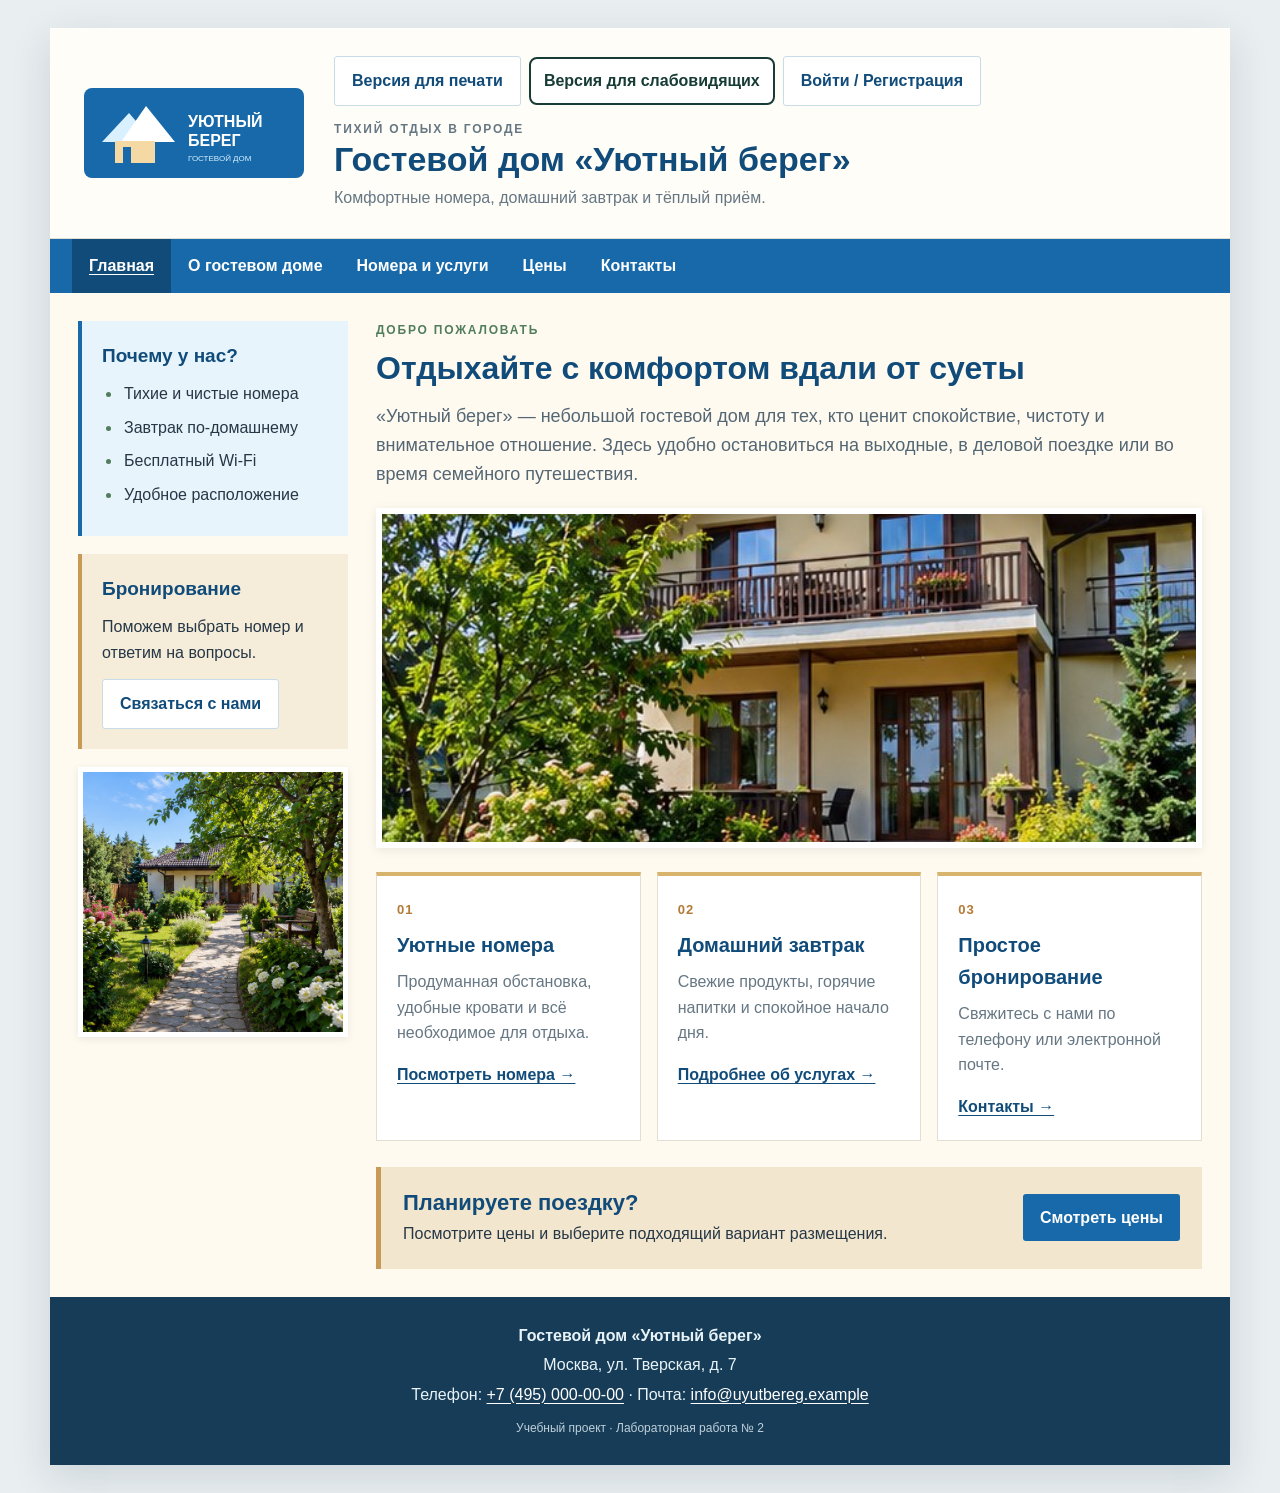
<file: index.html>
<!DOCTYPE html>
<html lang="ru">
<head>
	<meta charset="UTF-8">
	<meta name="viewport" content="width=device-width, initial-scale=1.0">
	<meta name="description" content="Гостевой дом Уютный берег: номера, услуги, цены и контакты.">
	<title>Главная — Уютный берег</title>
	<link rel="stylesheet" href="styles.css">
	<link rel="stylesheet" href="accessibility.css">
	<link rel="stylesheet" href="auth.css">
</head>
<body>
	<div class="page-shell">
	<header class="site-header">
		<a class="brand" href="index.html" aria-label="Гостевой дом Уютный берег — главная страница">
			<img src="images/logo.svg" alt="Логотип гостевого дома Уютный берег" width="220" height="90">
		</a>
		<div class="header-copy">
			<p class="eyebrow">Тихий отдых в городе</p>
			<h1>Гостевой дом «Уютный берег»</h1>
			<p>Комфортные номера, домашний завтрак и тёплый приём.</p>
			<button type="button" id="print-mode-toggle" class="button button-light print-toggle" aria-pressed="false">Версия для печати</button>
		</div>
	</header>
	<nav class="main-nav" aria-label="Основная навигация">
		<ul>
			<li><a href="index.html" aria-current="page">Главная</a></li>
			<li><a href="about.html">О гостевом доме</a></li>
			<li><a href="catalog.html">Номера и услуги</a></li>
			<li><a href="price.html">Цены</a></li>
			<li><a href="contacts.html">Контакты</a></li>
		</ul>
	</nav>
		<div class="page-layout">
			<aside class="sidebar">
				<section class="side-card">
					<h2>Почему у нас?</h2>
					<ul class="check-list">
						<li>Тихие и чистые номера</li>
						<li>Завтрак по-домашнему</li>
						<li>Бесплатный Wi-Fi</li>
						<li>Удобное расположение</li>
					</ul>
				</section>
				<section class="side-card side-contact">
					<h2>Бронирование</h2>
					<p>Поможем выбрать номер и ответим на вопросы.</p>
					<a class="button button-light" href="contacts.html">Связаться с нами</a>
				</section>
				<img class="sidebar-photo" src="images/garden.jpg" alt="Гостевой дом среди зелёного сада">
			</aside>
			<main class="main-content">
				<section class="welcome-section">
					<p class="eyebrow">Добро пожаловать</p>
					<h2>Отдыхайте с комфортом вдали от суеты</h2>
					<p class="lead">«Уютный берег» — небольшой гостевой дом для тех, кто ценит спокойствие, чистоту и внимательное отношение. Здесь удобно остановиться на выходные, в деловой поездке или во время семейного путешествия.</p>
					<img class="hero-photo" src="images/house.jpg" alt="Гостевой дом с уютной территорией">
				</section>
				<section class="feature-grid" aria-label="Наши преимущества">
					<article class="feature-card"><span class="feature-number">01</span><h3>Уютные номера</h3><p>Продуманная обстановка, удобные кровати и всё необходимое для отдыха.</p><a href="catalog.html">Посмотреть номера →</a></article>
					<article class="feature-card"><span class="feature-number">02</span><h3>Домашний завтрак</h3><p>Свежие продукты, горячие напитки и спокойное начало дня.</p><a href="catalog.html#breakfast">Подробнее об услугах →</a></article>
					<article class="feature-card"><span class="feature-number">03</span><h3>Простое бронирование</h3><p>Свяжитесь с нами по телефону или электронной почте.</p><a href="contacts.html">Контакты →</a></article>
				</section>
				<section class="notice-panel"><div><h2>Планируете поездку?</h2><p>Посмотрите цены и выберите подходящий вариант размещения.</p></div><a class="button" href="price.html">Смотреть цены</a></section>
			</main>
		</div>
	<footer class="site-footer">
		<p><strong>Гостевой дом «Уютный берег»</strong></p>
		<p>Москва, ул. Тверская, д. 7</p>
		<p>Телефон: <a href="tel:+74950000000">+7 (495) 000-00-00</a> · Почта: <a href="mailto:info@uyutbereg.example">info@uyutbereg.example</a></p>
		<p class="copyright">Учебный проект · Лабораторная работа № 2</p>
	</footer>
	</div>
	<script src="js/site.js"></script>
	<script src="js/accessibility.js"></script>
	<script src="js/api.js"></script>
	<script src="js/auth.js"></script>
</body>
</html>
</file>
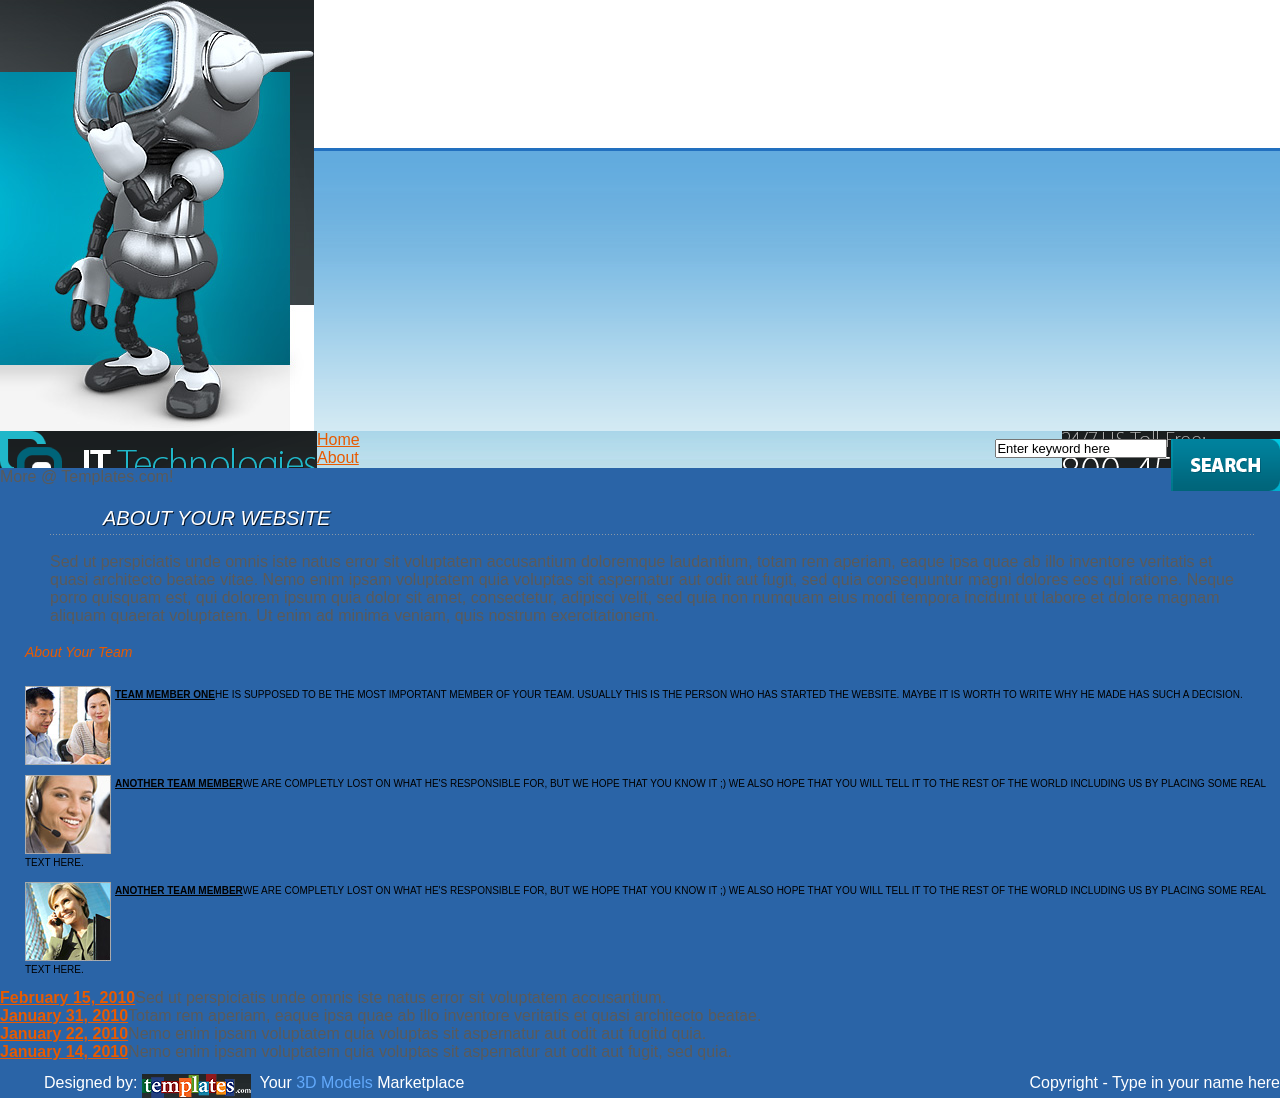
<file: about-us.html>
<!DOCTYPE html PUBLIC "-//W3C//DTD XHTML 1.0 Strict//EN" "http://www.w3.org/TR/xhtml1/DTD/xhtml1-strict.dtd">
<html xmlns="http://www.w3.org/1999/xhtml" xml:lang="en" lang="en">
<head>
<title>About Us - About Us | IT - Free Website Template from Templates.com</title>
<meta http-equiv="Content-Type" content="text/html; charset=utf-8" />
<meta name="description" content="Place your description here" />
<meta name="keywords" content="put, your, keyword, here" />
<meta name="author" content="Templates.com - website templates provider" />
<link href="style.css" rel="stylesheet" type="text/css" />
<script src="js/cufon-yui.js" type="text/javascript"></script>
<script src="js/cufon-replace.js" type="text/javascript"></script>
<script src="js/Myriad_Pro_300.font.js" type="text/javascript"></script>
<!--[if lt IE 7]>
	<script type="text/javascript" src="js/ie_png.js"></script>
	<script type="text/javascript">
		 ie_png.fix('.png, #header .row-2 ul li a, #content, .list li');
	</script>
<![endif]-->
</head>
<body id="page2">
<div class="tail-top">
	<div class="tail-bottom">
		<div class="body-bg">
			<!-- HEADER -->
			<div id="header">
				<div class="extra"><img src="images/header-img.jpg" alt="" /></div>
				<div class="row-1">
					<div class="fleft"><a href="home.html"><img src="images/logo.gif" alt="" /></a></div>
					<div class="fright"><img src="images/phone.gif" alt="" /></div>
				</div>
				<div class="row-2">
					<ul>
						<li class="m1"><a href="home.html">Home</a></li>
						<li class="m2"><a href="about-us.html" class="active">About</a></li>
						<li class="m3"><a href="services.html">Services</a></li>
						<li class="m4"><a href="support.html">Support</a></li>
						<li class="m5"><a href="contact-us.html">contacts</a></li>
						<li class="m6"><a href="sitemap.html">Sitemap</a></li>
					</ul>
				</div>
				<div class="row-3"><img src="images/slogan.gif" alt="" />
					<form action="" method="post" id="search-form">
						<fieldset>
						<div><span>
							<input type="text" value="Enter keyword here" onfocus="if(this.value=='Enter keyword here'){this.value=''}" onblur="if(this.value==''){this.value='Enter keyword here'}" />
							</span><a href="#" onclick="document.getElementById('search-form').submit()"><img src="images/button.gif" alt="" /></a></div>
						</fieldset>
					</form>
				</div>
			</div>
			<!-- CONTENT -->
			<div id="content"><div class="inner_copy">More <a href="http://www.templates.com/">Website Templates</a> @ Templates.com!</div>
				<div class="tail-right">
					<div class="wrapper">
						<div class="col-1">
							<div class="indent">
								<div class="indent1">
									<h3>About Your Website</h3>
									<p class="p0">Sed ut perspiciatis unde omnis iste natus error sit voluptatem accusantium doloremque laudantium, totam rem aperiam, eaque ipsa quae ab illo inventore veritatis et quasi architecto beatae vitae. Nemo enim ipsam voluptatem quia voluptas sit aspernatur aut odit aut fugit, sed quia consequuntur magni dolores eos qui ratione. Neque porro quisquam est, qui dolorem ipsum quia dolor sit amet, consectetur, adipisci velit, sed quia non numquam eius modi tempora incidunt ut labore et dolore magnam aliquam quaerat voluptatem. Ut enim ad minima veniam, quis nostrum exercitationem.</p>
								</div>
								<h4>About Your Team</h4>
								<ul class="list1">
									<li><img src="images/2page-img1.jpg" alt="" /><strong><a href="#">Team Member One</a></strong>He is supposed to be the most important member of your team. Usually this is the person who has started the website. Maybe it is worth to write why he made has such a decision.</li>
									<li><img src="images/2page-img2.jpg" alt="" /><strong><a href="#">Another Team Member</a></strong>We are completly lost on what he's responsible for, but we hope that you know it ;) We also hope that you will tell it to the rest of the world including us by placing some real text here.</li>
									<li><img src="images/2page-img3.jpg" alt="" /><strong><a href="#">Another Team Member</a></strong>We are completly lost on what he's responsible for, but we hope that you know it ;) We also hope that you will tell it to the rest of the world including us by placing some real text here.</li>
								</ul>
							</div>
						</div>
						<div class="col-2">
							<ul>
								<li><strong><a href="#">February 15, 2010</a></strong>Sed ut perspiciatis unde omnis iste natus error sit voluptatem accusantium.</li>
								<li><strong><a href="#">January 31, 2010</a></strong>Totam rem aperiam, eaque ipsa quae ab illo inventore veritatis et quasi architecto beatae.</li>
								<li><strong><a href="#">January 22, 2010</a></strong>Nemo enim ipsam voluptatem quia voluptas sit aspernatur aut odit aut fugitd quia.</li>
								<li><strong><a href="#">January 14, 2010</a></strong>Nemo enim ipsam voluptatem quia voluptas sit aspernatur aut odit aut fugit, sed quia.</li>
							</ul>
						</div>
					</div>
				</div>
			</div>
			<!-- FOOTER -->
			<div id="footer">
				<div class="indent">
					<div class="fleft">Designed by: <a href="http://www.templates.com"><img alt="website templates" src="images/templates-logo.gif" title="templates.com - website templates provider" /></a>&nbsp; Your <a href="http://russian.templates.com/product/3d-models/">3D Models</a> Marketplace</div>
					<div class="fright">Copyright - Type in your name here</div>
				</div>
			</div>
		</div>
	</div>
</div>
<script type="text/javascript"> Cufon.now(); </script>
</body>
</html>
</file>
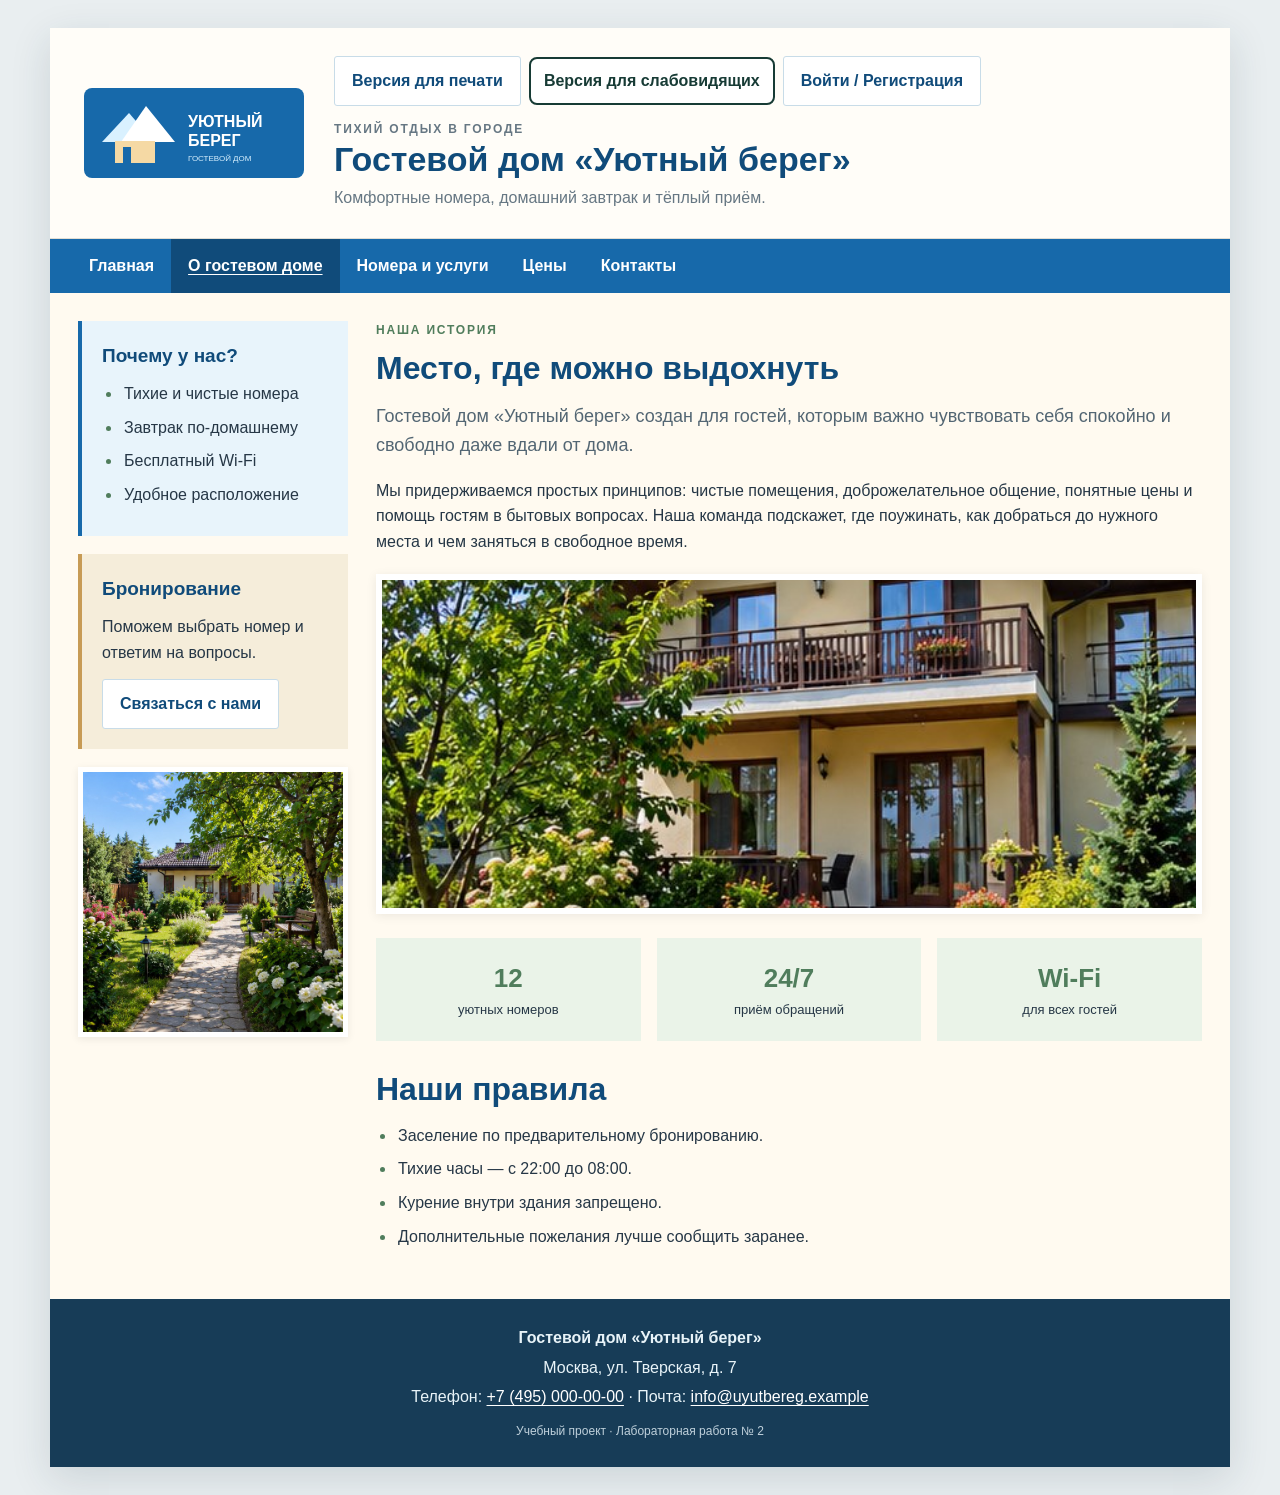
<file: about.html>
<!DOCTYPE html>
<html lang="ru">
<head>
	<meta charset="UTF-8">
	<meta name="viewport" content="width=device-width, initial-scale=1.0">
	<meta name="description" content="Гостевой дом Уютный берег: номера, услуги, цены и контакты.">
	<title>О гостевом доме — Уютный берег</title>
	<link rel="stylesheet" href="styles.css">
	<link rel="stylesheet" href="accessibility.css">
	<link rel="stylesheet" href="auth.css">
</head>
<body>
	<div class="page-shell">
	<header class="site-header">
		<a class="brand" href="index.html" aria-label="Гостевой дом Уютный берег — главная страница">
			<img src="images/logo.svg" alt="Логотип гостевого дома Уютный берег" width="220" height="90">
		</a>
		<div class="header-copy">
			<p class="eyebrow">Тихий отдых в городе</p>
			<h1>Гостевой дом «Уютный берег»</h1>
			<p>Комфортные номера, домашний завтрак и тёплый приём.</p>
			<button type="button" id="print-mode-toggle" class="button button-light print-toggle" aria-pressed="false">Версия для печати</button>
		</div>
	</header>
	<nav class="main-nav" aria-label="Основная навигация">
		<ul>
			<li><a href="index.html">Главная</a></li>
			<li><a href="about.html" aria-current="page">О гостевом доме</a></li>
			<li><a href="catalog.html">Номера и услуги</a></li>
			<li><a href="price.html">Цены</a></li>
			<li><a href="contacts.html">Контакты</a></li>
		</ul>
	</nav>
		<div class="page-layout">
			<aside class="sidebar">
				<section class="side-card">
					<h2>Почему у нас?</h2>
					<ul class="check-list">
						<li>Тихие и чистые номера</li>
						<li>Завтрак по-домашнему</li>
						<li>Бесплатный Wi-Fi</li>
						<li>Удобное расположение</li>
					</ul>
				</section>
				<section class="side-card side-contact">
					<h2>Бронирование</h2>
					<p>Поможем выбрать номер и ответим на вопросы.</p>
					<a class="button button-light" href="contacts.html">Связаться с нами</a>
				</section>
				<img class="sidebar-photo" src="images/garden.jpg" alt="Гостевой дом среди зелёного сада">
			</aside>
			<main class="main-content">
				<section class="content-section">
					<p class="eyebrow">Наша история</p><h2>Место, где можно выдохнуть</h2>
					<p class="lead">Гостевой дом «Уютный берег» создан для гостей, которым важно чувствовать себя спокойно и свободно даже вдали от дома.</p>
					<p>Мы придерживаемся простых принципов: чистые помещения, доброжелательное общение, понятные цены и помощь гостям в бытовых вопросах. Наша команда подскажет, где поужинать, как добраться до нужного места и чем заняться в свободное время.</p>
					<img class="content-photo" src="images/house.jpg" alt="Здание и зелёная территория гостевого дома">
				</section>
				<section class="stat-grid"><div><strong>12</strong><span>уютных номеров</span></div><div><strong>24/7</strong><span>приём обращений</span></div><div><strong>Wi-Fi</strong><span>для всех гостей</span></div></section>
				<section class="content-section"><h2>Наши правила</h2><ul class="check-list"><li>Заселение по предварительному бронированию.</li><li>Тихие часы — с 22:00 до 08:00.</li><li>Курение внутри здания запрещено.</li><li>Дополнительные пожелания лучше сообщить заранее.</li></ul></section>
			</main>
		</div>
	<footer class="site-footer">
		<p><strong>Гостевой дом «Уютный берег»</strong></p>
		<p>Москва, ул. Тверская, д. 7</p>
		<p>Телефон: <a href="tel:+74950000000">+7 (495) 000-00-00</a> · Почта: <a href="mailto:info@uyutbereg.example">info@uyutbereg.example</a></p>
		<p class="copyright">Учебный проект · Лабораторная работа № 2</p>
	</footer>
	</div>
	<script src="js/site.js"></script>
	<script src="js/accessibility.js"></script>
	<script src="js/api.js"></script>
	<script src="js/auth.js"></script>
</body>
</html>
</file>
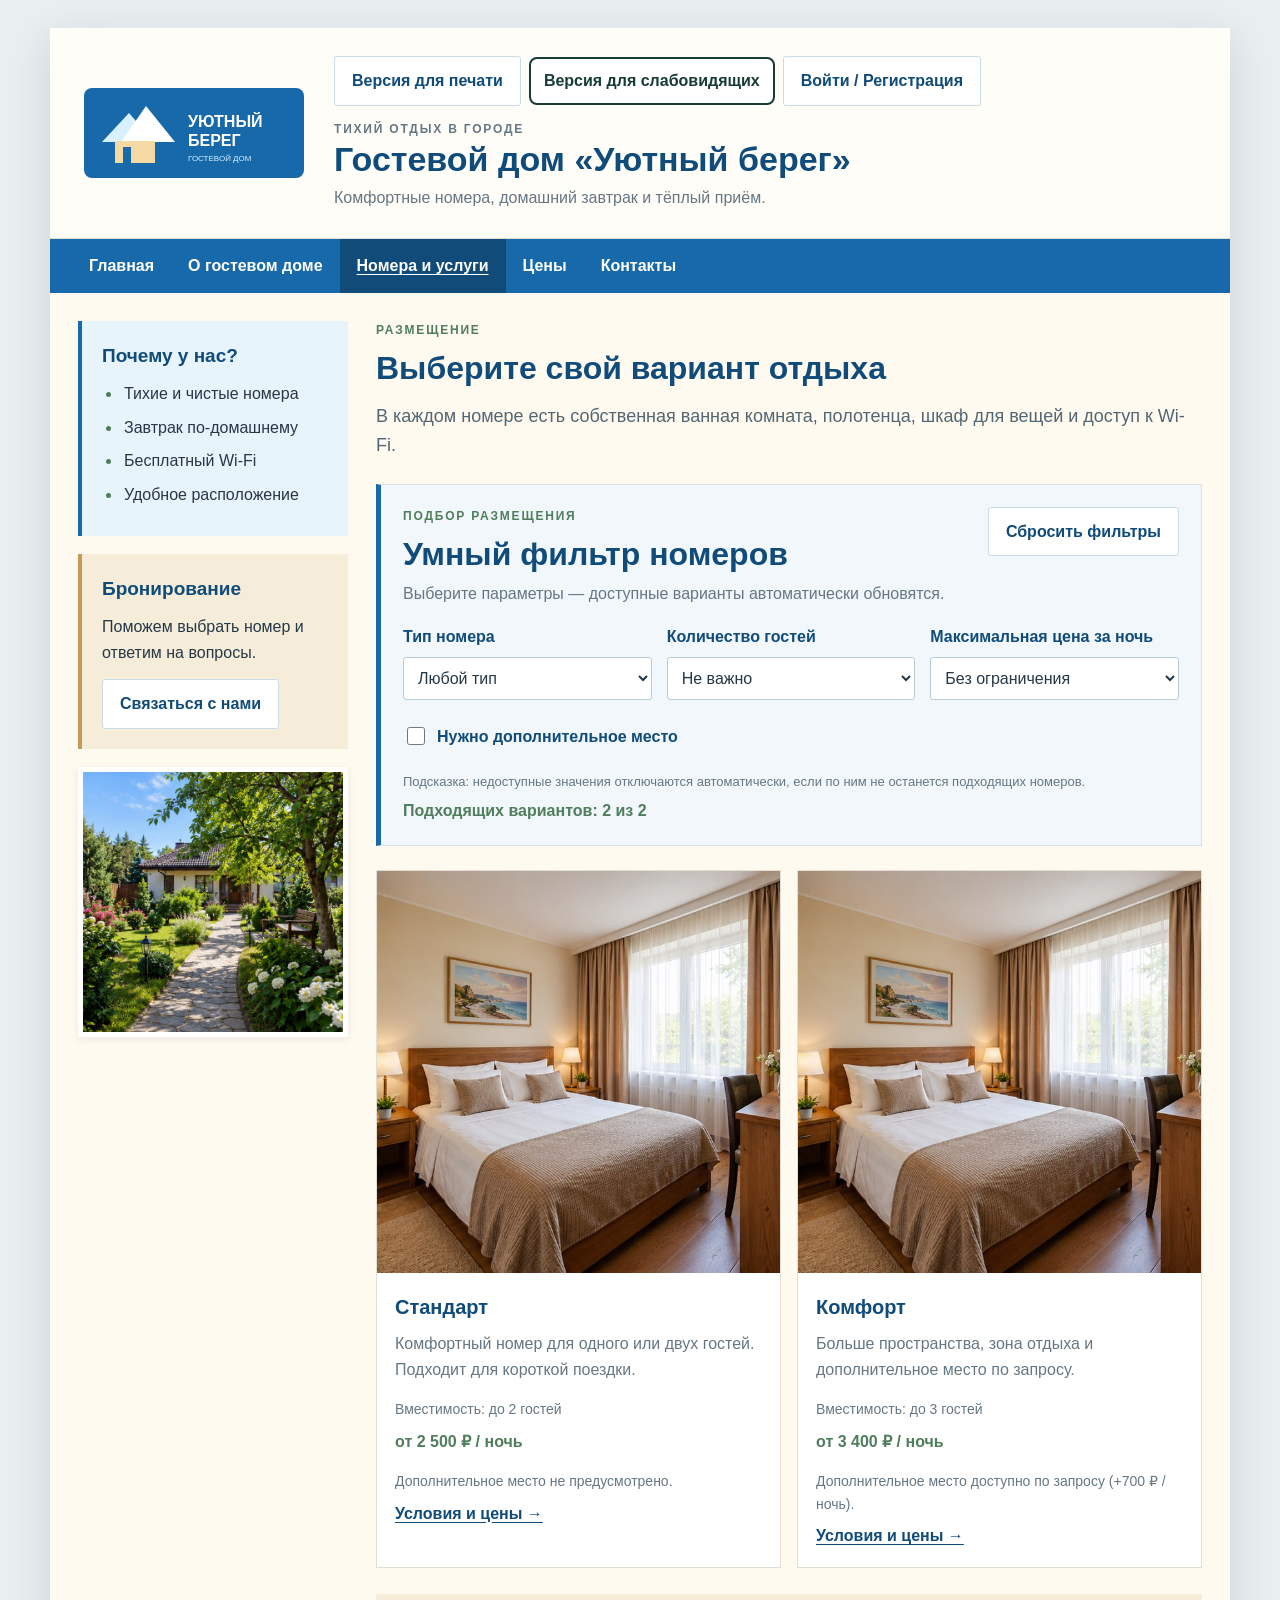
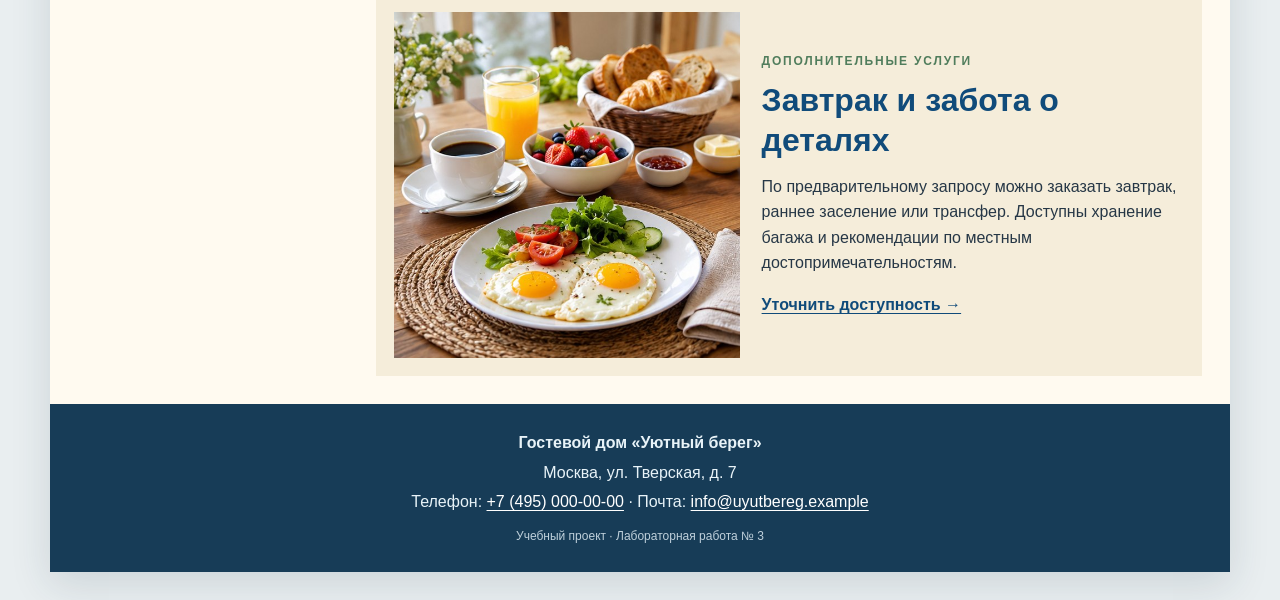
<file: catalog.html>
<!DOCTYPE html>
<html lang="ru">
<head>
	<meta charset="UTF-8">
	<meta name="viewport" content="width=device-width, initial-scale=1.0">
	<meta name="description" content="Гостевой дом Уютный берег: номера, услуги, цены и контакты.">
	<title>Номера и услуги — Уютный берег</title>
	<link rel="stylesheet" href="styles.css">
	<link rel="stylesheet" href="accessibility.css">
	<link rel="stylesheet" href="auth.css">
</head>
<body>
	<div class="page-shell">
	<header class="site-header">
		<a class="brand" href="index.html" aria-label="Гостевой дом Уютный берег — главная страница">
			<img src="images/logo.svg" alt="Логотип гостевого дома Уютный берег" width="220" height="90">
		</a>
		<div class="header-copy">
			<p class="eyebrow">Тихий отдых в городе</p>
			<h1>Гостевой дом «Уютный берег»</h1>
			<p>Комфортные номера, домашний завтрак и тёплый приём.</p>
			<button type="button" id="print-mode-toggle" class="button button-light print-toggle" aria-pressed="false">Версия для печати</button>
		</div>
	</header>
	<nav class="main-nav" aria-label="Основная навигация">
		<ul>
			<li><a href="index.html">Главная</a></li>
			<li><a href="about.html">О гостевом доме</a></li>
			<li><a href="catalog.html" aria-current="page">Номера и услуги</a></li>
			<li><a href="price.html">Цены</a></li>
			<li><a href="contacts.html">Контакты</a></li>
		</ul>
	</nav>
		<div class="page-layout">
			<aside class="sidebar">
				<section class="side-card">
					<h2>Почему у нас?</h2>
					<ul class="check-list">
						<li>Тихие и чистые номера</li>
						<li>Завтрак по-домашнему</li>
						<li>Бесплатный Wi-Fi</li>
						<li>Удобное расположение</li>
					</ul>
				</section>
				<section class="side-card side-contact">
					<h2>Бронирование</h2>
					<p>Поможем выбрать номер и ответим на вопросы.</p>
					<a class="button button-light" href="contacts.html">Связаться с нами</a>
				</section>
				<img class="sidebar-photo" src="images/garden.jpg" alt="Гостевой дом среди зелёного сада">
			</aside>
			<main class="main-content">
				<section class="content-section">
					<p class="eyebrow">Размещение</p>
					<h2>Выберите свой вариант отдыха</h2>
					<p class="lead">В каждом номере есть собственная ванная комната, полотенца, шкаф для вещей и доступ к Wi-Fi.</p>
				</section>

				<section class="filter-panel" aria-labelledby="filter-title">
					<div class="filter-heading">
						<div>
							<p class="eyebrow">Подбор размещения</p>
							<h2 id="filter-title">Умный фильтр номеров</h2>
							<p>Выберите параметры — доступные варианты автоматически обновятся.</p>
						</div>
						<button class="button button-light filter-reset" id="reset-filters" type="button">Сбросить фильтры</button>
					</div>
					<div class="filter-controls">
						<div class="filter-field">
							<label for="filter-type">Тип номера</label>
							<select id="filter-type">
								<option value="all">Любой тип</option>
							</select>
						</div>
						<div class="filter-field">
							<label for="filter-guests">Количество гостей</label>
							<select id="filter-guests">
								<option value="all">Не важно</option>
							</select>
						</div>
						<div class="filter-field">
							<label for="filter-price">Максимальная цена за ночь</label>
							<select id="filter-price">
								<option value="all">Без ограничения</option>
							</select>
						</div>
						<label class="filter-checkbox" for="filter-extra">
							<input type="checkbox" id="filter-extra">
							<span>Нужно дополнительное место</span>
						</label>
					</div>
					<p class="filter-hint">Подсказка: недоступные значения отключаются автоматически, если по ним не останется подходящих номеров.</p>
					<p class="filter-results" id="filter-results" aria-live="polite">Загружаем варианты…</p>
				</section>

				<section class="room-grid" id="room-grid" aria-live="polite" aria-label="Подходящие номера">
					<p>Загружаем номера…</p>
				</section>

				<section class="service-row" id="breakfast">
					<img src="images/breakfast.jpg" alt="Завтрак с напитками и свежими продуктами">
					<div>
						<p class="eyebrow">Дополнительные услуги</p>
						<h2>Завтрак и забота о деталях</h2>
						<p>По предварительному запросу можно заказать завтрак, раннее заселение или трансфер. Доступны хранение багажа и рекомендации по местным достопримечательностям.</p>
						<a class="text-link" href="contacts.html">Уточнить доступность →</a>
					</div>
				</section>
			</main>
		</div>
	<footer class="site-footer">
		<p><strong>Гостевой дом «Уютный берег»</strong></p>
		<p>Москва, ул. Тверская, д. 7</p>
		<p>Телефон: <a href="tel:+74950000000">+7 (495) 000-00-00</a> · Почта: <a href="mailto:info@uyutbereg.example">info@uyutbereg.example</a></p>
		<p class="copyright">Учебный проект · Лабораторная работа № 3</p>
	</footer>
	</div>
	<script src="js/site.js"></script>
	<script src="js/smart-filter.js"></script>
	<script src="js/accessibility.js"></script>
	<script src="js/api.js"></script>
	<script src="js/auth.js"></script>
</body>
</html>
</file>
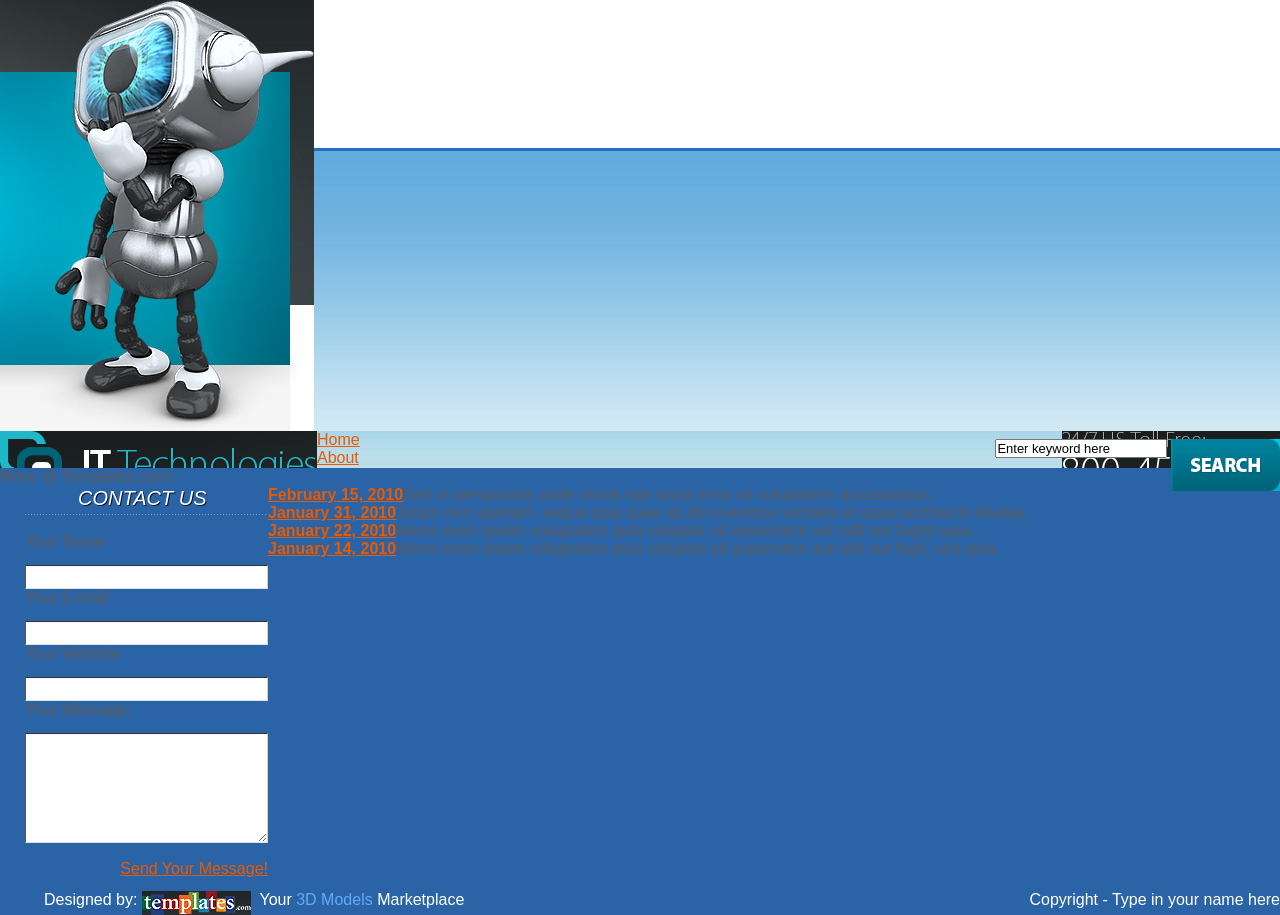
<file: contact-us.html>
<!DOCTYPE html PUBLIC "-//W3C//DTD XHTML 1.0 Strict//EN" "http://www.w3.org/TR/xhtml1/DTD/xhtml1-strict.dtd">
<html xmlns="http://www.w3.org/1999/xhtml" xml:lang="en" lang="en">
<head>
<title>Contact Us - Contact Us | IT - Free Website Template from Templates.com</title>
<meta http-equiv="Content-Type" content="text/html; charset=utf-8" />
<meta name="description" content="Place your description here" />
<meta name="keywords" content="put, your, keyword, here" />
<meta name="author" content="Templates.com - website templates provider" />
<link href="style.css" rel="stylesheet" type="text/css" />
<script src="js/cufon-yui.js" type="text/javascript"></script>
<script src="js/cufon-replace.js" type="text/javascript"></script>
<script src="js/Myriad_Pro_300.font.js" type="text/javascript"></script>
<!--[if lt IE 7]>
	<script type="text/javascript" src="js/ie_png.js"></script>
	<script type="text/javascript">
		 ie_png.fix('.png, #header .row-2 ul li a, #content, .list li');
	</script>
<![endif]-->
</head>
<body id="page5">
<div class="tail-top">
	<div class="tail-bottom">
		<div class="body-bg">
			<!-- HEADER -->
			<div id="header">
				<div class="extra"><img src="images/header-img.jpg" alt="" /></div>
				<div class="row-1">
					<div class="fleft"><a href="home.html"><img src="images/logo.gif" alt="" /></a></div>
					<div class="fright"><img src="images/phone.gif" alt="" /></div>
				</div>
				<div class="row-2">
					<ul>
						<li class="m1"><a href="home.html">Home</a></li>
						<li class="m2"><a href="about-us.html">About</a></li>
						<li class="m3"><a href="services.html">Services</a></li>
						<li class="m4"><a href="support.html">Support</a></li>
						<li class="m5"><a href="contact-us.html" class="active">contacts</a></li>
						<li class="m6"><a href="sitemap.html">Sitemap</a></li>
					</ul>
				</div>
				<div class="row-3"><img src="images/slogan.gif" alt="" />
					<form action="" method="post" id="search-form">
						<fieldset>
						<div><span>
							<input type="text" value="Enter keyword here" onfocus="if(this.value=='Enter keyword here'){this.value=''}" onblur="if(this.value==''){this.value='Enter keyword here'}" />
							</span><a href="#" onclick="document.getElementById('search-form').submit()"><img src="images/button.gif" alt="" /></a></div>
						</fieldset>
					</form>
				</div>
			</div>
			<!-- CONTENT -->
			<div id="content"><div class="inner_copy">More <a href="http://www.templates.com/">Website Templates</a> @ Templates.com!</div>
				<div class="tail-right">
					<div class="wrapper">
						<div class="col-1">
							<div class="indent">
								<h3>Contact Us</h3>
								<form id="contacts-form" action="">
									<fieldset>
									<div class="field"><label>Your Name:</label><input type="text" value=""/></div>
									<div class="field"><label>Your E-mail:</label><input type="text" value=""/></div>
									<div class="field"><label>Your Website:</label><input type="text" value=""/></div>
									<div class="field"><label>Your Message:</label><textarea cols="1" rows="1"></textarea></div>
									<div class="alignright"><a href="#" onclick="document.getElementById('contacts-form').submit()">Send Your Message!<b></b></a></div>
									</fieldset>
								</form>
							</div>
						</div>
						<div class="col-2">
							<ul>
								<li><strong><a href="#">February 15, 2010</a></strong>Sed ut perspiciatis unde omnis iste natus error sit voluptatem accusantium.</li>
								<li><strong><a href="#">January 31, 2010</a></strong>Totam rem aperiam, eaque ipsa quae ab illo inventore veritatis et quasi architecto beatae.</li>
								<li><strong><a href="#">January 22, 2010</a></strong>Nemo enim ipsam voluptatem quia voluptas sit aspernatur aut odit aut fugitd quia.</li>
								<li><strong><a href="#">January 14, 2010</a></strong>Nemo enim ipsam voluptatem quia voluptas sit aspernatur aut odit aut fugit, sed quia.</li>
							</ul>
						</div>
					</div>
				</div>
			</div>
			<!-- FOOTER -->
			<div id="footer">
				<div class="indent">
					<div class="fleft">Designed by: <a href="http://www.templates.com"><img alt="website templates" src="images/templates-logo.gif" title="templates.com - website templates provider" /></a>&nbsp; Your <a href="http://russian.templates.com/product/3d-models/">3D Models</a> Marketplace</div>
					<div class="fright">Copyright - Type in your name here</div>
				</div>
			</div>
		</div>
	</div>
</div>
<script type="text/javascript"> Cufon.now(); </script>
</body>
</html>
</file>
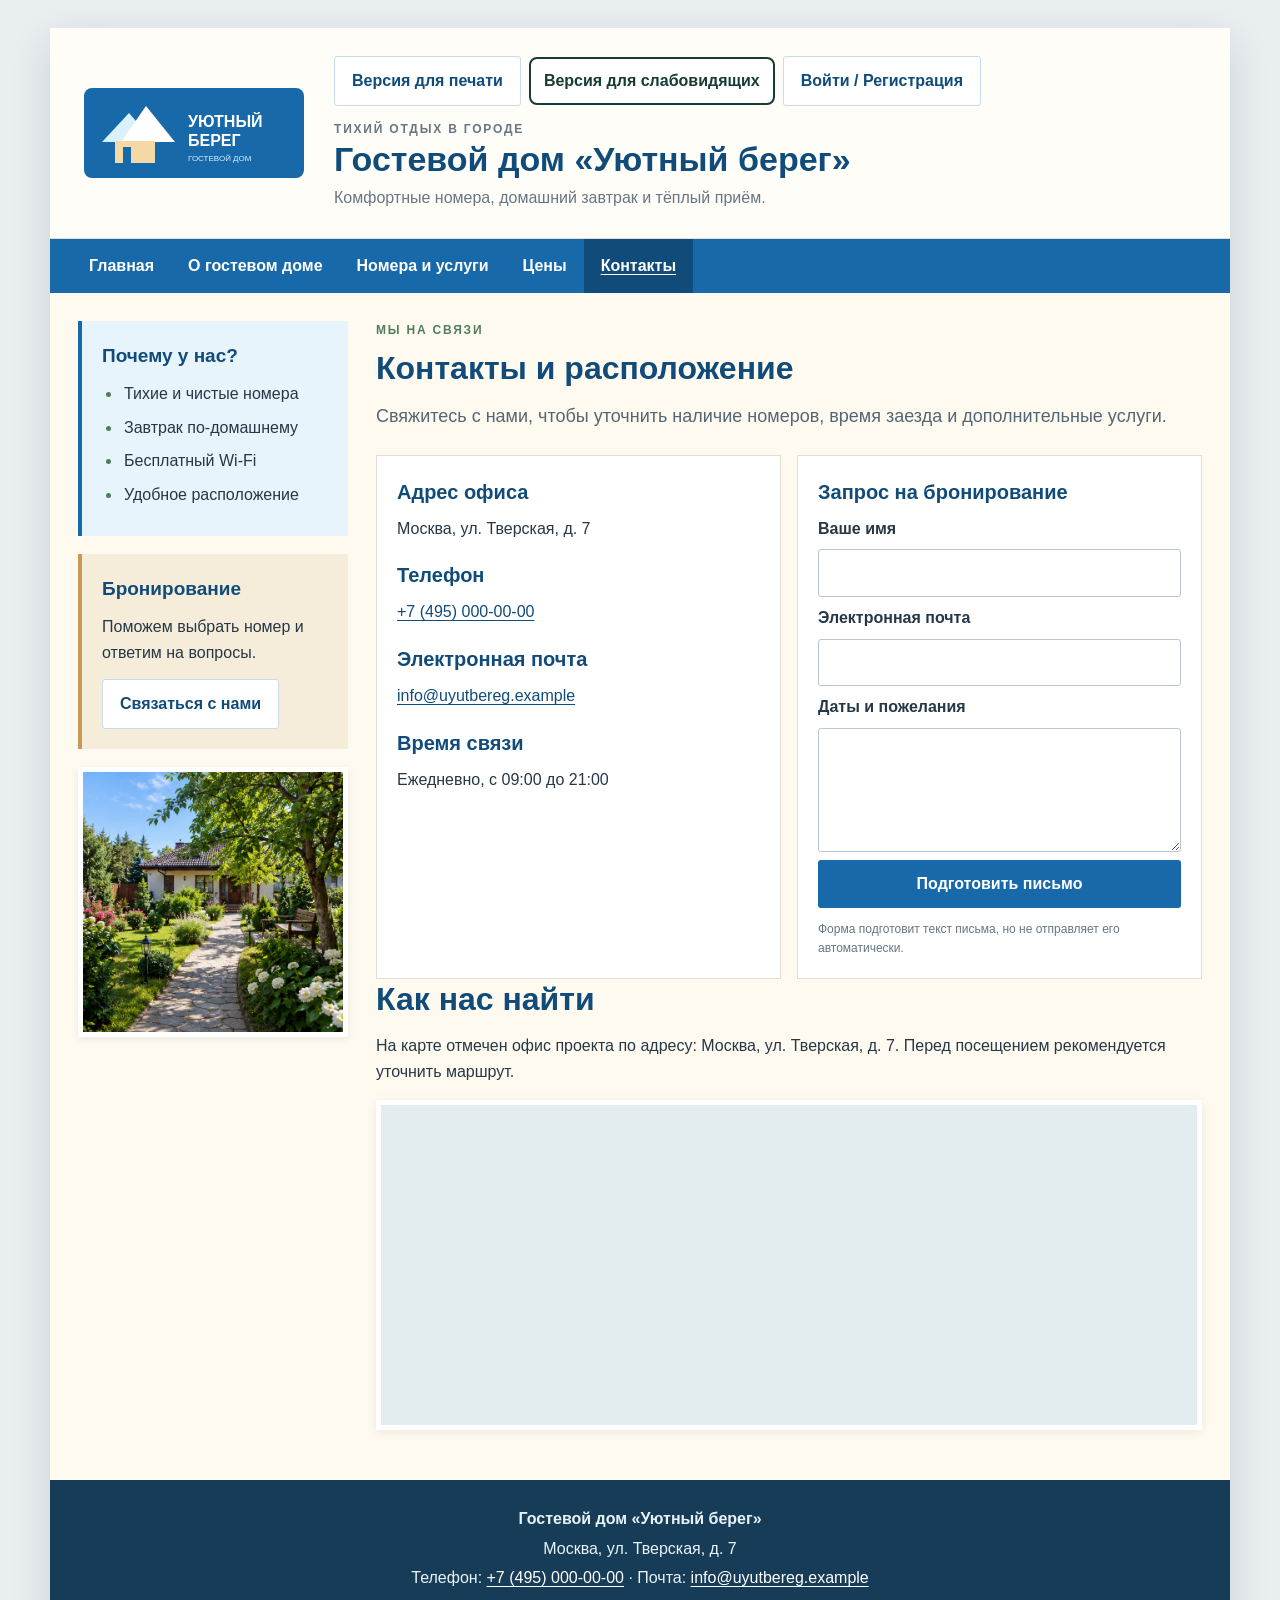
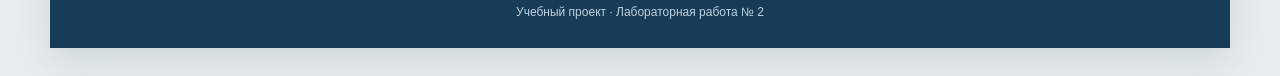
<file: contacts.html>
<!DOCTYPE html>
<html lang="ru">
<head>
	<meta charset="UTF-8">
	<meta name="viewport" content="width=device-width, initial-scale=1.0">
	<meta name="description" content="Гостевой дом Уютный берег: номера, услуги, цены и контакты.">
	<title>Контакты — Уютный берег</title>
	<link rel="stylesheet" href="styles.css">
	<link rel="stylesheet" href="accessibility.css">
	<link rel="stylesheet" href="auth.css">
</head>
<body>
	<div class="page-shell">
	<header class="site-header">
		<a class="brand" href="index.html" aria-label="Гостевой дом Уютный берег — главная страница">
			<img src="images/logo.svg" alt="Логотип гостевого дома Уютный берег" width="220" height="90">
		</a>
		<div class="header-copy">
			<p class="eyebrow">Тихий отдых в городе</p>
			<h1>Гостевой дом «Уютный берег»</h1>
			<p>Комфортные номера, домашний завтрак и тёплый приём.</p>
			<button type="button" id="print-mode-toggle" class="button button-light print-toggle" aria-pressed="false">Версия для печати</button>
		</div>
	</header>
	<nav class="main-nav" aria-label="Основная навигация">
		<ul>
			<li><a href="index.html">Главная</a></li>
			<li><a href="about.html">О гостевом доме</a></li>
			<li><a href="catalog.html">Номера и услуги</a></li>
			<li><a href="price.html">Цены</a></li>
			<li><a href="contacts.html" aria-current="page">Контакты</a></li>
		</ul>
	</nav>
		<div class="page-layout">
			<aside class="sidebar">
				<section class="side-card">
					<h2>Почему у нас?</h2>
					<ul class="check-list">
						<li>Тихие и чистые номера</li>
						<li>Завтрак по-домашнему</li>
						<li>Бесплатный Wi-Fi</li>
						<li>Удобное расположение</li>
					</ul>
				</section>
				<section class="side-card side-contact">
					<h2>Бронирование</h2>
					<p>Поможем выбрать номер и ответим на вопросы.</p>
					<a class="button button-light" href="contacts.html">Связаться с нами</a>
				</section>
				<img class="sidebar-photo" src="images/garden.jpg" alt="Гостевой дом среди зелёного сада">
			</aside>
			<main class="main-content">
				<section class="content-section"><p class="eyebrow">Мы на связи</p><h2>Контакты и расположение</h2><p class="lead">Свяжитесь с нами, чтобы уточнить наличие номеров, время заезда и дополнительные услуги.</p></section>
				<section class="contact-grid"><div class="contact-card"><h3>Адрес офиса</h3><p>Москва, ул. Тверская, д. 7</p><h3>Телефон</h3><p><a href="tel:+74950000000">+7 (495) 000-00-00</a></p><h3>Электронная почта</h3><p><a href="mailto:info@uyutbereg.example">info@uyutbereg.example</a></p><h3>Время связи</h3><p>Ежедневно, с 09:00 до 21:00</p></div><div class="contact-card"><h3>Запрос на бронирование</h3><form class="booking-form" id="booking-form"><label for="guest-name">Ваше имя</label><input id="guest-name" name="guest-name" type="text" required><label for="guest-email">Электронная почта</label><input id="guest-email" name="guest-email" type="email" required><label for="guest-message">Даты и пожелания</label><textarea id="guest-message" name="guest-message" rows="4" required></textarea><button class="button" type="submit">Подготовить письмо</button><p class="form-message" id="form-message" aria-live="polite">Форма подготовит текст письма, но не отправляет его автоматически.</p></form></div></section>
				<section class="content-section"><h2>Как нас найти</h2><p>На карте отмечен офис проекта по адресу: Москва, ул. Тверская, д. 7. Перед посещением рекомендуется уточнить маршрут.</p><div class="map-frame"><iframe title="Карта офиса проекта в Москве" src="https://maps.google.com/maps?q=%D0%9C%D0%BE%D1%81%D0%BA%D0%B2%D0%B0%2C%20%D1%83%D0%BB.%20%D0%A2%D0%B2%D0%B5%D1%80%D1%81%D0%BA%D0%B0%D1%8F%2C%20%D0%B4.%207&t=&z=16&ie=UTF8&iwloc=&output=embed" loading="lazy" referrerpolicy="no-referrer-when-downgrade"></iframe></div></section>
			</main>
		</div>
	<footer class="site-footer">
		<p><strong>Гостевой дом «Уютный берег»</strong></p>
		<p>Москва, ул. Тверская, д. 7</p>
		<p>Телефон: <a href="tel:+74950000000">+7 (495) 000-00-00</a> · Почта: <a href="mailto:info@uyutbereg.example">info@uyutbereg.example</a></p>
		<p class="copyright">Учебный проект · Лабораторная работа № 2</p>
	</footer>
	</div>
	<script src="js/site.js"></script>
	<script src="js/accessibility.js"></script>
	<script src="js/api.js"></script>
	<script src="js/auth.js"></script>
</body>
</html>
</file>
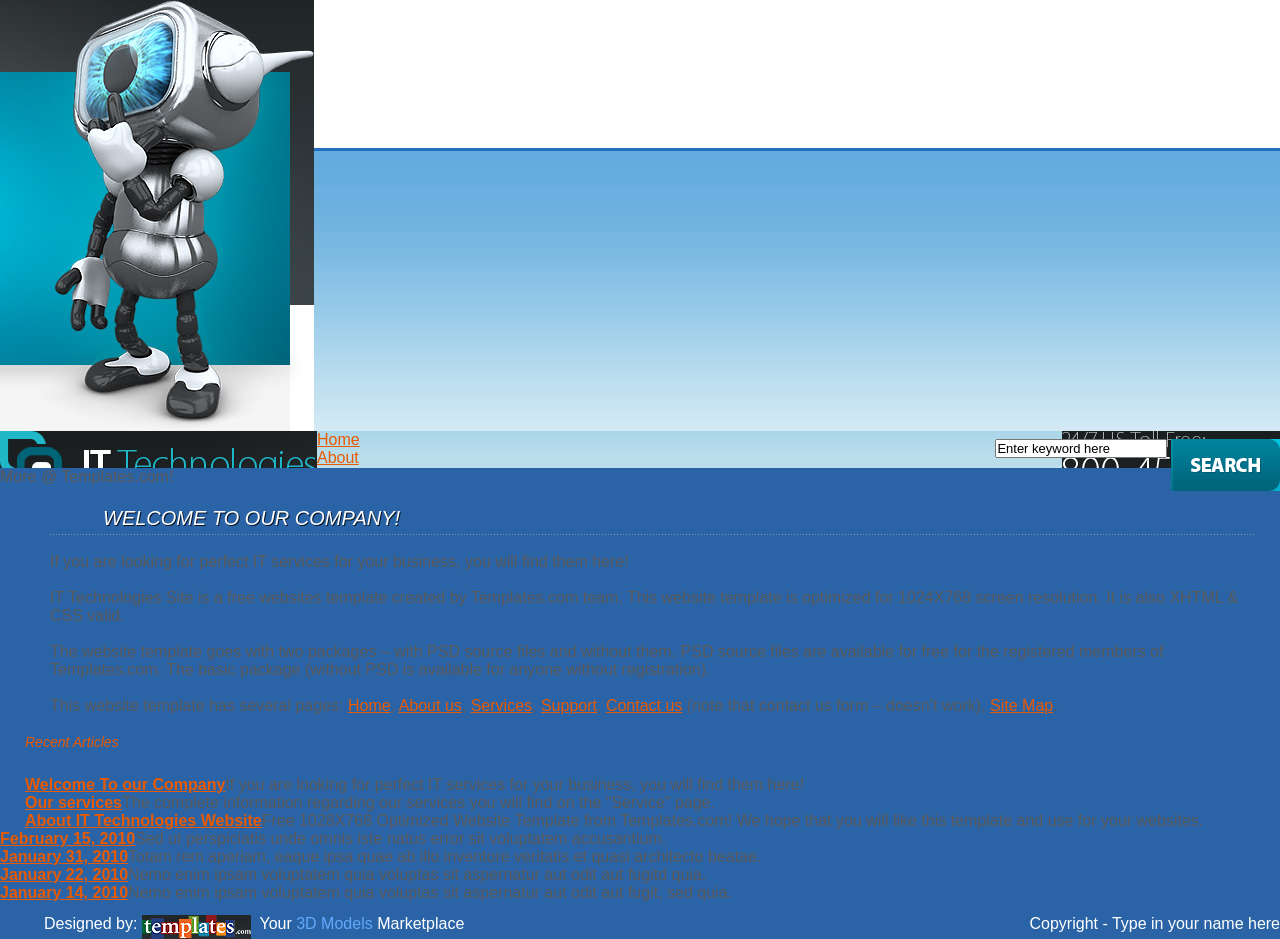
<file: home.html>
<!DOCTYPE html PUBLIC "-//W3C//DTD XHTML 1.0 Strict//EN" "http://www.w3.org/TR/xhtml1/DTD/xhtml1-strict.dtd">
<html xmlns="http://www.w3.org/1999/xhtml" xml:lang="en" lang="en">
<head>
<title>Home - Home Page | IT - Free Website Template from Templates.com</title>
<meta http-equiv="Content-Type" content="text/html; charset=utf-8" />
<meta name="description" content="Place your description here" />
<meta name="keywords" content="put, your, keyword, here" />
<meta name="author" content="Templates.com - website templates provider" />
<link href="style.css" rel="stylesheet" type="text/css" />
<script src="js/cufon-yui.js" type="text/javascript"></script>
<script src="js/cufon-replace.js" type="text/javascript"></script>
<script src="js/Myriad_Pro_300.font.js" type="text/javascript"></script>
<!--[if lt IE 7]>
	<script type="text/javascript" src="js/ie_png.js"></script>
	<script type="text/javascript">
		 ie_png.fix('.png, #header .row-2 ul li a, #content, .list li');
	</script>
<![endif]-->
</head>
<body id="page1">
<div class="tail-top">
	<div class="tail-bottom">
		<div class="body-bg">
			<!-- HEADER -->
			<div id="header">
				<div class="extra"><img src="images/header-img.jpg" alt="" /></div>
				<div class="row-1">
					<div class="fleft"><a href="home.html"><img src="images/logo.gif" alt="" /></a></div>
					<div class="fright"><img src="images/phone.gif" alt="" /></div>
				</div>
				<div class="row-2">
					<ul>
						<li class="m1"><a href="home.html" class="active">Home</a></li>
						<li class="m2"><a href="about-us.html">About</a></li>
						<li class="m3"><a href="services.html">Services</a></li>
						<li class="m4"><a href="support.html">Support</a></li>
						<li class="m5"><a href="contact-us.html">contacts</a></li>
						<li class="m6"><a href="sitemap.html">Sitemap</a></li>
					</ul>
				</div>
				<div class="row-3"><img src="images/slogan.gif" alt="" />
					<form action="" method="post" id="search-form">
						<fieldset>
						<div><span>
							<input type="text" value="Enter keyword here" onfocus="if(this.value=='Enter keyword here'){this.value=''}" onblur="if(this.value==''){this.value='Enter keyword here'}" />
							</span><a href="#" onclick="document.getElementById('search-form').submit()"><img src="images/button.gif" alt="" /></a></div>
						</fieldset>
					</form>
				</div>
			</div>
			<!-- CONTENT -->
			<div id="content"><div class="inner_copy"><a href="http://www.site2you.com/">Website Builder</a> <a href="http://www.freetemplatesonline.com/">Free Web Templates</a> <a href="http://www.websitetemplates.org/">Website Templates</a> <a href="http://www.webdesign.org/">Web Design</a></div><div class="inner_copy">More <a href="http://www.templates.com/">Website Templates</a> @ Templates.com!</div>
				<div class="tail-right">
					<div class="wrapper">
						<div class="col-1">
							<div class="indent">
								<div class="indent1">
									<h3>Welcome to Our Company!</h3>
									<p>If you are looking for perfect IT services for your business, you will find them here!</p>
									<p>IT Technologies Site is a free websites template created by Templates.com team. This website template is optimized for 1024X768 screen resolution. It is also XHTML &amp; CSS valid.</p>
									<p>The website template goes with two packages – with PSD source files and without them. PSD source files are available for free for the registered members of Templates.com. The basic package (without PSD is available for anyone without registration).</p>
									<p class="p0">This website template has several pages: <a href="home.html">Home</a>, <a href="about-us.html">About us</a>, <a href="services.html">Services</a>, <a href="support.html">Support</a>, <a href="contact-us.html">Contact us</a> (note that contact us form – doesn’t work), <a href="sitemap.html">Site Map</a>.</p>
								</div>
								<h4>Recent Articles</h4>
								<ul class="list">
									<li><strong><a href="#">Welcome To our Company</a></strong>If you are looking for perfect IT services for your business, you will find them here!</li>
									<li><strong><a href="#">Our services</a></strong>The complete information regarding our services you will find on the "Service" page.</li>
									<li><strong><a href="#">About IT Technologies Website</a></strong>Free 1028X768 Optimized Website Template from Templates.com! We hope that you will like this template and use for your websites.</li>
								</ul>
							</div>
						</div>
						<div class="col-2">
							<ul>
								<li><strong><a href="#">February 15, 2010</a></strong>Sed ut perspiciatis unde omnis iste natus error sit voluptatem accusantium.</li>
								<li><strong><a href="#">January 31, 2010</a></strong>Totam rem aperiam, eaque ipsa quae ab illo inventore veritatis et quasi architecto beatae.</li>
								<li><strong><a href="#">January 22, 2010</a></strong>Nemo enim ipsam voluptatem quia voluptas sit aspernatur aut odit aut fugitd quia.</li>
								<li><strong><a href="#">January 14, 2010</a></strong>Nemo enim ipsam voluptatem quia voluptas sit aspernatur aut odit aut fugit, sed quia.</li>
							</ul>
						</div>
					</div>
				</div>
			</div>
			<!-- FOOTER -->
			<div id="footer">
				<div class="indent">
					<div class="fleft">Designed by: <a href="http://www.templates.com"><img alt="website templates" src="images/templates-logo.gif" title="templates.com - website templates provider" /></a>&nbsp; Your <a href="http://russian.templates.com/product/3d-models/">3D Models</a> Marketplace</div>
					<div class="fright">Copyright - Type in your name here</div>
				</div>
			</div>
		</div>
	</div>
</div>
<script type="text/javascript"> Cufon.now(); </script>
</body>
</html>
</file>
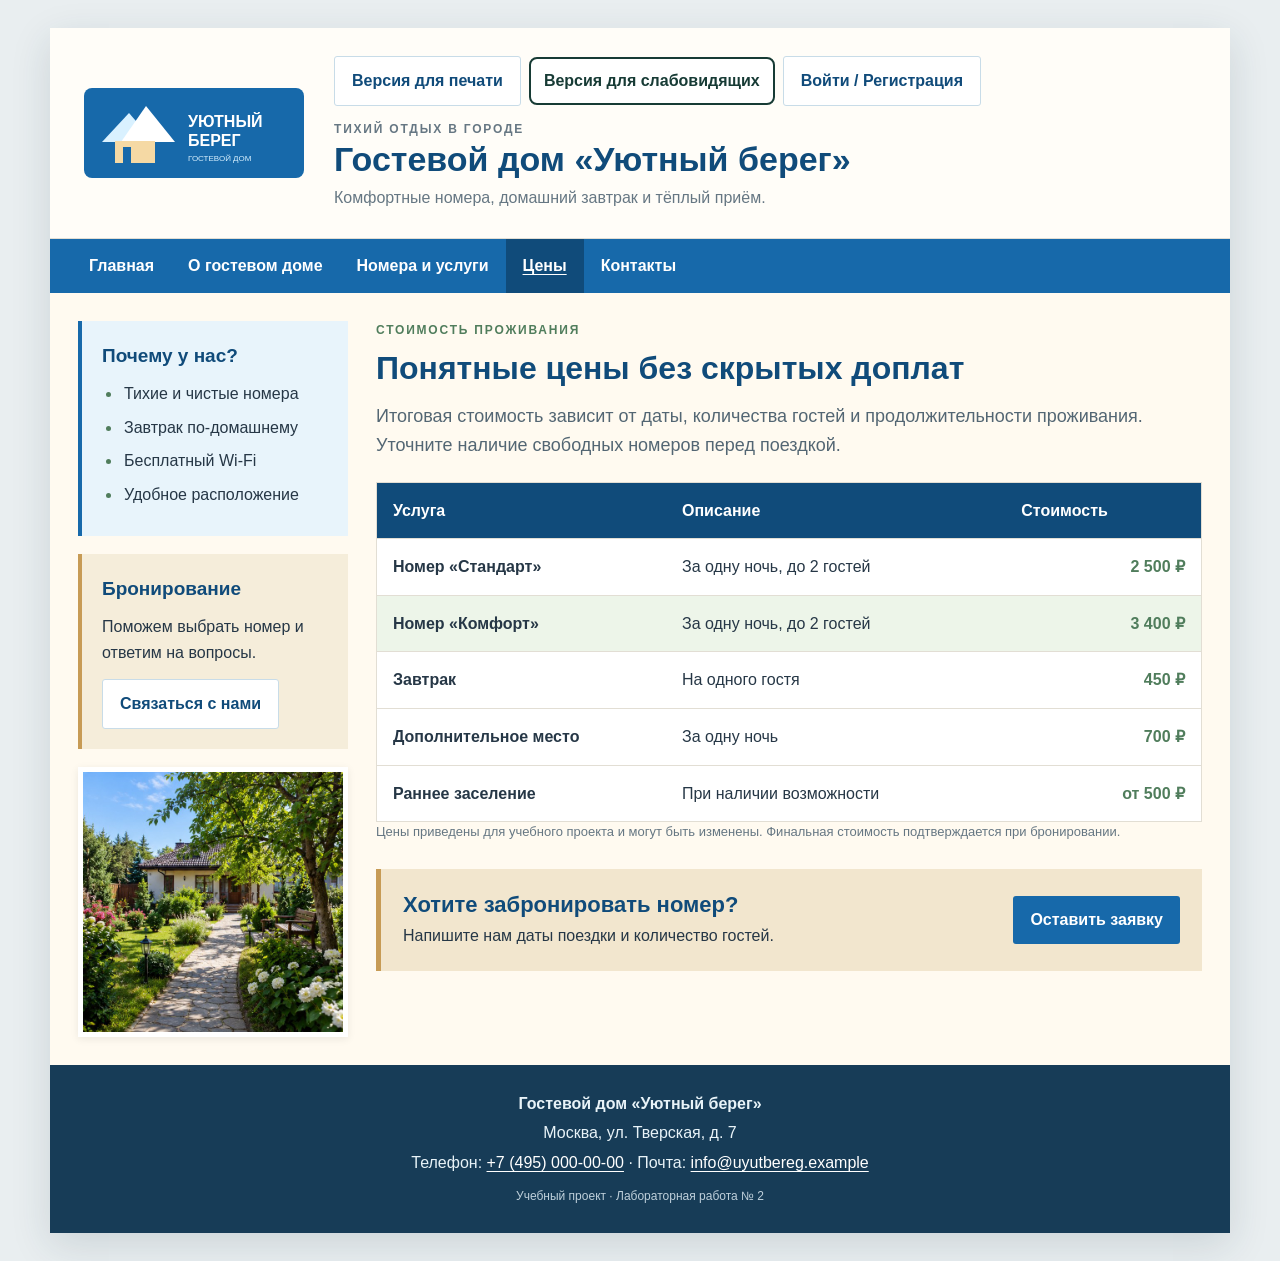
<file: price.html>
<!DOCTYPE html>
<html lang="ru">
<head>
	<meta charset="UTF-8">
	<meta name="viewport" content="width=device-width, initial-scale=1.0">
	<meta name="description" content="Гостевой дом Уютный берег: номера, услуги, цены и контакты.">
	<title>Цены — Уютный берег</title>
	<link rel="stylesheet" href="styles.css">
	<link rel="stylesheet" href="accessibility.css">
	<link rel="stylesheet" href="auth.css">
</head>
<body>
	<div class="page-shell">
	<header class="site-header">
		<a class="brand" href="index.html" aria-label="Гостевой дом Уютный берег — главная страница">
			<img src="images/logo.svg" alt="Логотип гостевого дома Уютный берег" width="220" height="90">
		</a>
		<div class="header-copy">
			<p class="eyebrow">Тихий отдых в городе</p>
			<h1>Гостевой дом «Уютный берег»</h1>
			<p>Комфортные номера, домашний завтрак и тёплый приём.</p>
			<button type="button" id="print-mode-toggle" class="button button-light print-toggle" aria-pressed="false">Версия для печати</button>
		</div>
	</header>
	<nav class="main-nav" aria-label="Основная навигация">
		<ul>
			<li><a href="index.html">Главная</a></li>
			<li><a href="about.html">О гостевом доме</a></li>
			<li><a href="catalog.html">Номера и услуги</a></li>
			<li><a href="price.html" aria-current="page">Цены</a></li>
			<li><a href="contacts.html">Контакты</a></li>
		</ul>
	</nav>
		<div class="page-layout">
			<aside class="sidebar">
				<section class="side-card">
					<h2>Почему у нас?</h2>
					<ul class="check-list">
						<li>Тихие и чистые номера</li>
						<li>Завтрак по-домашнему</li>
						<li>Бесплатный Wi-Fi</li>
						<li>Удобное расположение</li>
					</ul>
				</section>
				<section class="side-card side-contact">
					<h2>Бронирование</h2>
					<p>Поможем выбрать номер и ответим на вопросы.</p>
					<a class="button button-light" href="contacts.html">Связаться с нами</a>
				</section>
				<img class="sidebar-photo" src="images/garden.jpg" alt="Гостевой дом среди зелёного сада">
			</aside>
			<main class="main-content">
				<section class="content-section"><p class="eyebrow">Стоимость проживания</p><h2>Понятные цены без скрытых доплат</h2><p class="lead">Итоговая стоимость зависит от даты, количества гостей и продолжительности проживания. Уточните наличие свободных номеров перед поездкой.</p></section>
				<section class="price-list" aria-label="Прайс-лист"><article class="price-item price-heading"><span>Услуга</span><span>Описание</span><span>Стоимость</span></article><article class="price-item"><span class="price-name">Номер «Стандарт»</span><span>За одну ночь, до 2 гостей</span><strong>2 500 ₽</strong></article><article class="price-item price-highlight"><span class="price-name">Номер «Комфорт»</span><span>За одну ночь, до 2 гостей</span><strong>3 400 ₽</strong></article><article class="price-item"><span class="price-name">Завтрак</span><span>На одного гостя</span><strong>450 ₽</strong></article><article class="price-item"><span class="price-name">Дополнительное место</span><span>За одну ночь</span><strong>700 ₽</strong></article><article class="price-item"><span class="price-name">Раннее заселение</span><span>При наличии возможности</span><strong>от 500 ₽</strong></article></section>
				<p class="small-note">Цены приведены для учебного проекта и могут быть изменены. Финальная стоимость подтверждается при бронировании.</p><section class="notice-panel"><div><h2>Хотите забронировать номер?</h2><p>Напишите нам даты поездки и количество гостей.</p></div><a class="button" href="contacts.html">Оставить заявку</a></section>
			</main>
		</div>
	<footer class="site-footer">
		<p><strong>Гостевой дом «Уютный берег»</strong></p>
		<p>Москва, ул. Тверская, д. 7</p>
		<p>Телефон: <a href="tel:+74950000000">+7 (495) 000-00-00</a> · Почта: <a href="mailto:info@uyutbereg.example">info@uyutbereg.example</a></p>
		<p class="copyright">Учебный проект · Лабораторная работа № 2</p>
	</footer>
	</div>
	<script src="js/site.js"></script>
	<script src="js/accessibility.js"></script>
	<script src="js/api.js"></script>
	<script src="js/auth.js"></script>
</body>
</html>
</file>
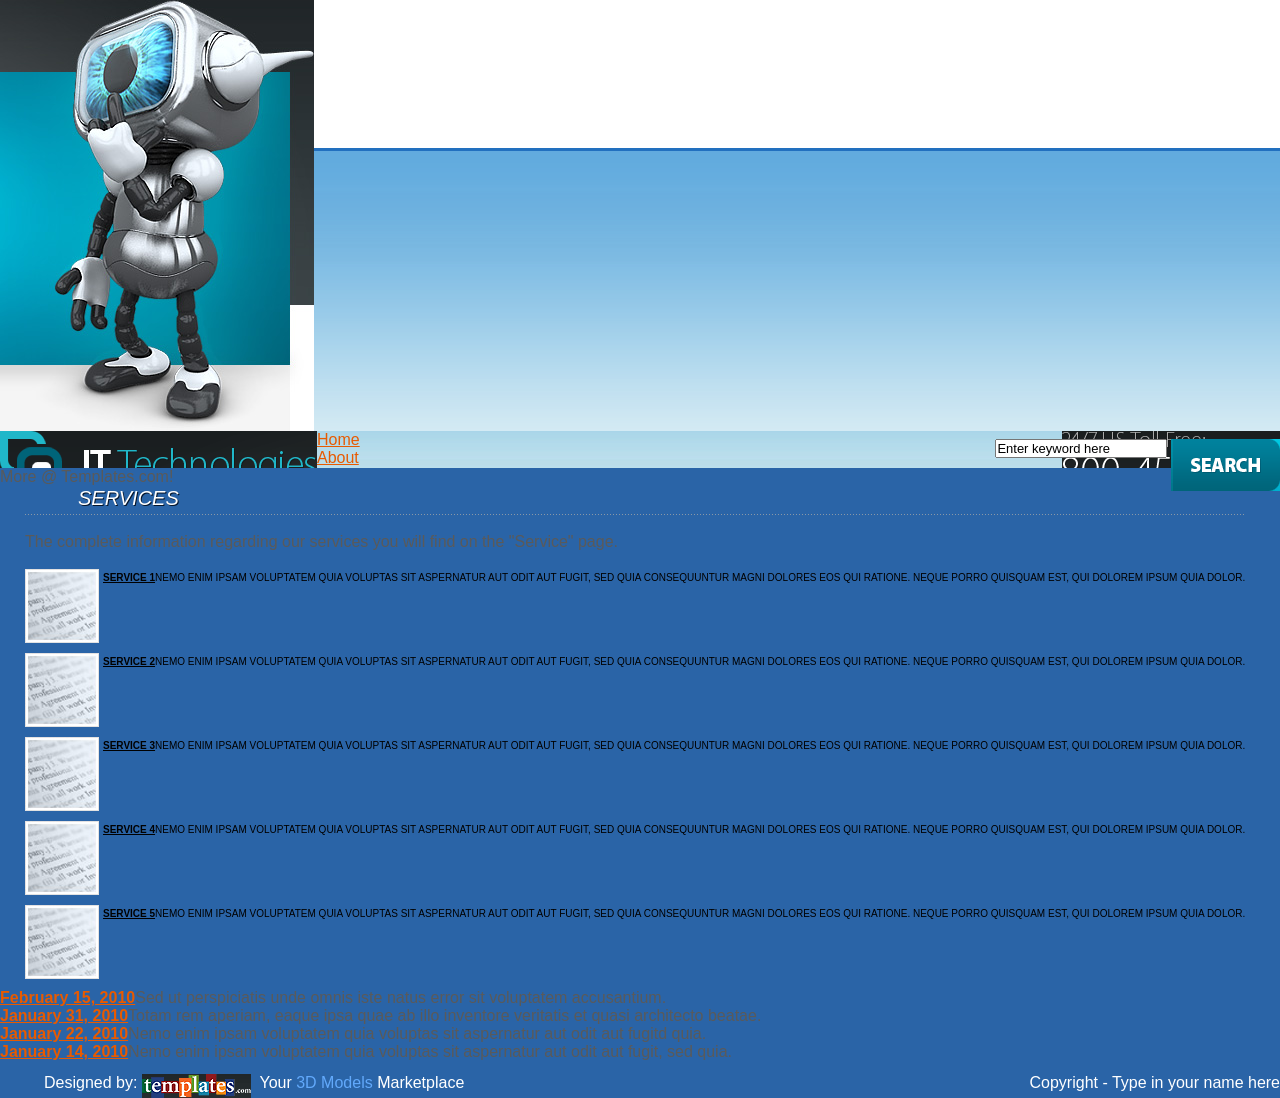
<file: services.html>
<!DOCTYPE html PUBLIC "-//W3C//DTD XHTML 1.0 Strict//EN" "http://www.w3.org/TR/xhtml1/DTD/xhtml1-strict.dtd">
<html xmlns="http://www.w3.org/1999/xhtml" xml:lang="en" lang="en">
<head>
<title>Services - Services | IT - Free Website Template from Templates.com</title>
<meta http-equiv="Content-Type" content="text/html; charset=utf-8" />
<meta name="description" content="Place your description here" />
<meta name="keywords" content="put, your, keyword, here" />
<meta name="author" content="Templates.com - website templates provider" />
<link href="style.css" rel="stylesheet" type="text/css" />
<script src="js/cufon-yui.js" type="text/javascript"></script>
<script src="js/cufon-replace.js" type="text/javascript"></script>
<script src="js/Myriad_Pro_300.font.js" type="text/javascript"></script>
<!--[if lt IE 7]>
	<script type="text/javascript" src="js/ie_png.js"></script>
	<script type="text/javascript">
		 ie_png.fix('.png, #header .row-2 ul li a, #content, .list li');
	</script>
<![endif]-->
</head>
<body id="page2">
<div class="tail-top">
	<div class="tail-bottom">
		<div class="body-bg">
			<!-- HEADER -->
			<div id="header">
				<div class="extra"><img src="images/header-img.jpg" alt="" /></div>
				<div class="row-1">
					<div class="fleft"><a href="home.html"><img src="images/logo.gif" alt="" /></a></div>
					<div class="fright"><img src="images/phone.gif" alt="" /></div>
				</div>
				<div class="row-2">
					<ul>
						<li class="m1"><a href="home.html">Home</a></li>
						<li class="m2"><a href="about-us.html">About</a></li>
						<li class="m3"><a href="services.html" class="active">Services</a></li>
						<li class="m4"><a href="support.html">Support</a></li>
						<li class="m5"><a href="contact-us.html">contacts</a></li>
						<li class="m6"><a href="sitemap.html">Sitemap</a></li>
					</ul>
				</div>
				<div class="row-3"><img src="images/slogan.gif" alt="" />
					<form action="" method="post" id="search-form">
						<fieldset>
						<div><span>
							<input type="text" value="Enter keyword here" onfocus="if(this.value=='Enter keyword here'){this.value=''}" onblur="if(this.value==''){this.value='Enter keyword here'}" />
							</span><a href="#" onclick="document.getElementById('search-form').submit()"><img src="images/button.gif" alt="" /></a></div>
						</fieldset>
					</form>
				</div>
			</div>
			<!-- CONTENT -->
			<div id="content"><div class="inner_copy">More <a href="http://www.templates.com/">Website Templates</a> @ Templates.com!</div>
				<div class="tail-right">
					<div class="wrapper">
						<div class="col-1">
							<div class="indent">
								<h3>Services</h3>
								<p>The complete information regarding our services you will find on the "Service" page.</p>
								<ul class="list1">
									<li><img src="images/img-wrapper.jpg" alt="" /><strong><a href="#">Service 1</a></strong>Nemo enim ipsam voluptatem quia voluptas sit aspernatur aut odit aut fugit, sed quia consequuntur magni dolores eos qui ratione. Neque porro quisquam est, qui dolorem ipsum quia dolor.</li>
									<li><img src="images/img-wrapper.jpg" alt="" /><strong><a href="#">Service 2</a></strong>Nemo enim ipsam voluptatem quia voluptas sit aspernatur aut odit aut fugit, sed quia consequuntur magni dolores eos qui ratione. Neque porro quisquam est, qui dolorem ipsum quia dolor.</li>
									<li><img src="images/img-wrapper.jpg" alt="" /><strong><a href="#">Service 3</a></strong>Nemo enim ipsam voluptatem quia voluptas sit aspernatur aut odit aut fugit, sed quia consequuntur magni dolores eos qui ratione. Neque porro quisquam est, qui dolorem ipsum quia dolor.</li>
									<li><img src="images/img-wrapper.jpg" alt="" /><strong><a href="#">Service 4</a></strong>Nemo enim ipsam voluptatem quia voluptas sit aspernatur aut odit aut fugit, sed quia consequuntur magni dolores eos qui ratione. Neque porro quisquam est, qui dolorem ipsum quia dolor.</li>
									<li><img src="images/img-wrapper.jpg" alt="" /><strong><a href="#">Service 5</a></strong>Nemo enim ipsam voluptatem quia voluptas sit aspernatur aut odit aut fugit, sed quia consequuntur magni dolores eos qui ratione. Neque porro quisquam est, qui dolorem ipsum quia dolor.</li>
								</ul>
							</div>
						</div>
						<div class="col-2">
							<ul>
								<li><strong><a href="#">February 15, 2010</a></strong>Sed ut perspiciatis unde omnis iste natus error sit voluptatem accusantium.</li>
								<li><strong><a href="#">January 31, 2010</a></strong>Totam rem aperiam, eaque ipsa quae ab illo inventore veritatis et quasi architecto beatae.</li>
								<li><strong><a href="#">January 22, 2010</a></strong>Nemo enim ipsam voluptatem quia voluptas sit aspernatur aut odit aut fugitd quia.</li>
								<li><strong><a href="#">January 14, 2010</a></strong>Nemo enim ipsam voluptatem quia voluptas sit aspernatur aut odit aut fugit, sed quia.</li>
							</ul>
						</div>
					</div>
				</div>
			</div>
			<!-- FOOTER -->
			<div id="footer">
				<div class="indent">
					<div class="fleft">Designed by: <a href="http://www.templates.com"><img alt="website templates" src="images/templates-logo.gif" title="templates.com - website templates provider" /></a>&nbsp; Your <a href="http://russian.templates.com/product/3d-models/">3D Models</a> Marketplace</div>
					<div class="fright">Copyright - Type in your name here</div>
				</div>
			</div>
		</div>
	</div>
</div>
<script type="text/javascript"> Cufon.now(); </script>
</body>
</html>
</file>
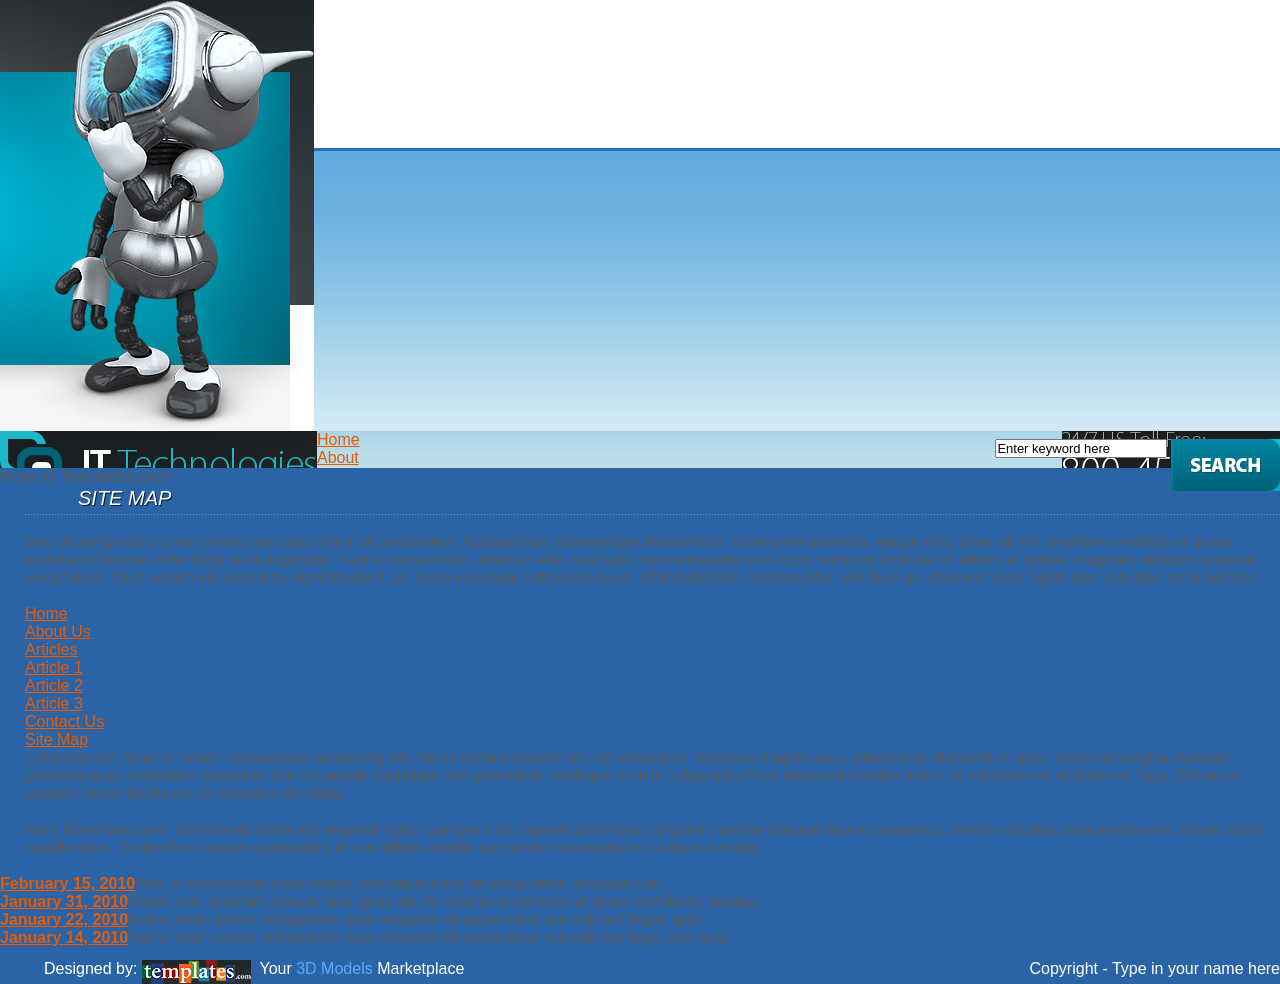
<file: sitemap.html>
<!DOCTYPE html PUBLIC "-//W3C//DTD XHTML 1.0 Strict//EN" "http://www.w3.org/TR/xhtml1/DTD/xhtml1-strict.dtd">
<html xmlns="http://www.w3.org/1999/xhtml" xml:lang="en" lang="en">
<head>
<title>Site Map - Site Map | IT - Free Website Template from Templates.com</title>
<meta http-equiv="Content-Type" content="text/html; charset=utf-8" />
<meta name="description" content="Place your description here" />
<meta name="keywords" content="put, your, keyword, here" />
<meta name="author" content="Templates.com - website templates provider" />
<link href="style.css" rel="stylesheet" type="text/css" />
<script src="js/cufon-yui.js" type="text/javascript"></script>
<script src="js/cufon-replace.js" type="text/javascript"></script>
<script src="js/Myriad_Pro_300.font.js" type="text/javascript"></script>
<!--[if lt IE 7]>
	<script type="text/javascript" src="js/ie_png.js"></script>
	<script type="text/javascript">
		 ie_png.fix('.png, #header .row-2 ul li a, #content, .list li');
	</script>
<![endif]-->
</head>
<body id="page6">
<div class="tail-top">
	<div class="tail-bottom">
		<div class="body-bg">
			<!-- HEADER -->
			<div id="header">
				<div class="extra"><img src="images/header-img.jpg" alt="" /></div>
				<div class="row-1">
					<div class="fleft"><a href="home.html"><img src="images/logo.gif" alt="" /></a></div>
					<div class="fright"><img src="images/phone.gif" alt="" /></div>
				</div>
				<div class="row-2">
					<ul>
						<li class="m1"><a href="home.html">Home</a></li>
						<li class="m2"><a href="about-us.html">About</a></li>
						<li class="m3"><a href="services.html">Services</a></li>
						<li class="m4"><a href="support.html">Support</a></li>
						<li class="m5"><a href="contact-us.html">contacts</a></li>
						<li class="m6"><a href="sitemap.html" class="active">Sitemap</a></li>
					</ul>
				</div>
				<div class="row-3"><img src="images/slogan.gif" alt="" />
					<form action="" method="post" id="search-form">
						<fieldset>
						<div><span>
							<input type="text" value="Enter keyword here" onfocus="if(this.value=='Enter keyword here'){this.value=''}" onblur="if(this.value==''){this.value='Enter keyword here'}" />
							</span><a href="#" onclick="document.getElementById('search-form').submit()"><img src="images/button.gif" alt="" /></a></div>
						</fieldset>
					</form>
				</div>
			</div>
			<!-- CONTENT -->
			<div id="content"><div class="inner_copy">More <a href="http://www.templates.com/">Website Templates</a> @ Templates.com!</div>
				<div class="tail-right">
					<div class="wrapper">
						<div class="col-1">
							<div class="indent">
								<h3>Site Map</h3>
								<p>Sed ut perspiciatis unde omnis iste natus error sit voluptatem accusantium doloremque laudantium, totam rem aperiam, eaque ipsa quae ab illo inventore veritatis et quasi architecto beatae vitae dicta sunt explicabo. Nemo consectetur, adipisci velit, sed quia non numquam eius modi tempora incidunt ut labore et dolore magnam aliquam quaerat voluptatem. Quis autem vel eum iure reprehenderit qui in ea voluptate velit esse quam nihil molestiae consequatur, vel illum qui dolorem eum fugiat quo voluptas nulla pariatur.</p>
								<ul class="list2">
									<li><a href="home.html">Home</a></li>
									<li><a href="about-us.html">About Us</a></li>
									<li><a href="#">Articles</a>
										<ul>
											<li><a href="#">Article 1</a></li>
											<li><a href="#">Article 2</a></li>
											<li><a href="#">Article 3</a></li>
										</ul>
									</li>
									<li><a href="contact-us.html">Contact Us</a></li>
									<li><a href="sitemap.html">Site Map</a></li>
								</ul>
								<p>Lorem ipsum dolor sit amet, consectetur adipiscing elit. Nunc ornare lobortis elit vel venenatis. Vivamus magna arcu, placerat in elementum quis, luctus et magna. Aenean pharetra quas molestias excepturi sint occaecati cupiditate non provident, similique sunt in culpa qui officia deserunt mollitia animi, id est laborum et dolorum fuga. Et harum quidem rerum facilis est et expedita distinctio.</p>
								<p class="p0">Nam libero tempore, cum soluta nobis est eligendi optio cumque nihil impedit quo minus id quod maxime placeat facere possimus, omnis voluptas assumenda est, omnis dolor repellendus. Temporibus autem quibusdam et aut officiis debitis aut rerum necessitatibus saepe eveniet.</p>
							</div>
						</div>
						<div class="col-2">
							<ul>
								<li><strong><a href="#">February 15, 2010</a></strong>Sed ut perspiciatis unde omnis iste natus error sit voluptatem accusantium.</li>
								<li><strong><a href="#">January 31, 2010</a></strong>Totam rem aperiam, eaque ipsa quae ab illo inventore veritatis et quasi architecto beatae.</li>
								<li><strong><a href="#">January 22, 2010</a></strong>Nemo enim ipsam voluptatem quia voluptas sit aspernatur aut odit aut fugitd quia.</li>
								<li><strong><a href="#">January 14, 2010</a></strong>Nemo enim ipsam voluptatem quia voluptas sit aspernatur aut odit aut fugit, sed quia.</li>
							</ul>
						</div>
					</div>
				</div>
			</div>
			<!-- FOOTER -->
			<div id="footer">
				<div class="indent">
					<div class="fleft">Designed by: <a href="http://www.templates.com"><img alt="website templates" src="images/templates-logo.gif" title="templates.com - website templates provider" /></a>&nbsp; Your <a href="http://russian.templates.com/product/3d-models/">3D Models</a> Marketplace</div>
					<div class="fright">Copyright - Type in your name here</div>
				</div>
			</div>
		</div>
	</div>
</div>
<script type="text/javascript"> Cufon.now(); </script>
</body>
</html>
</file>
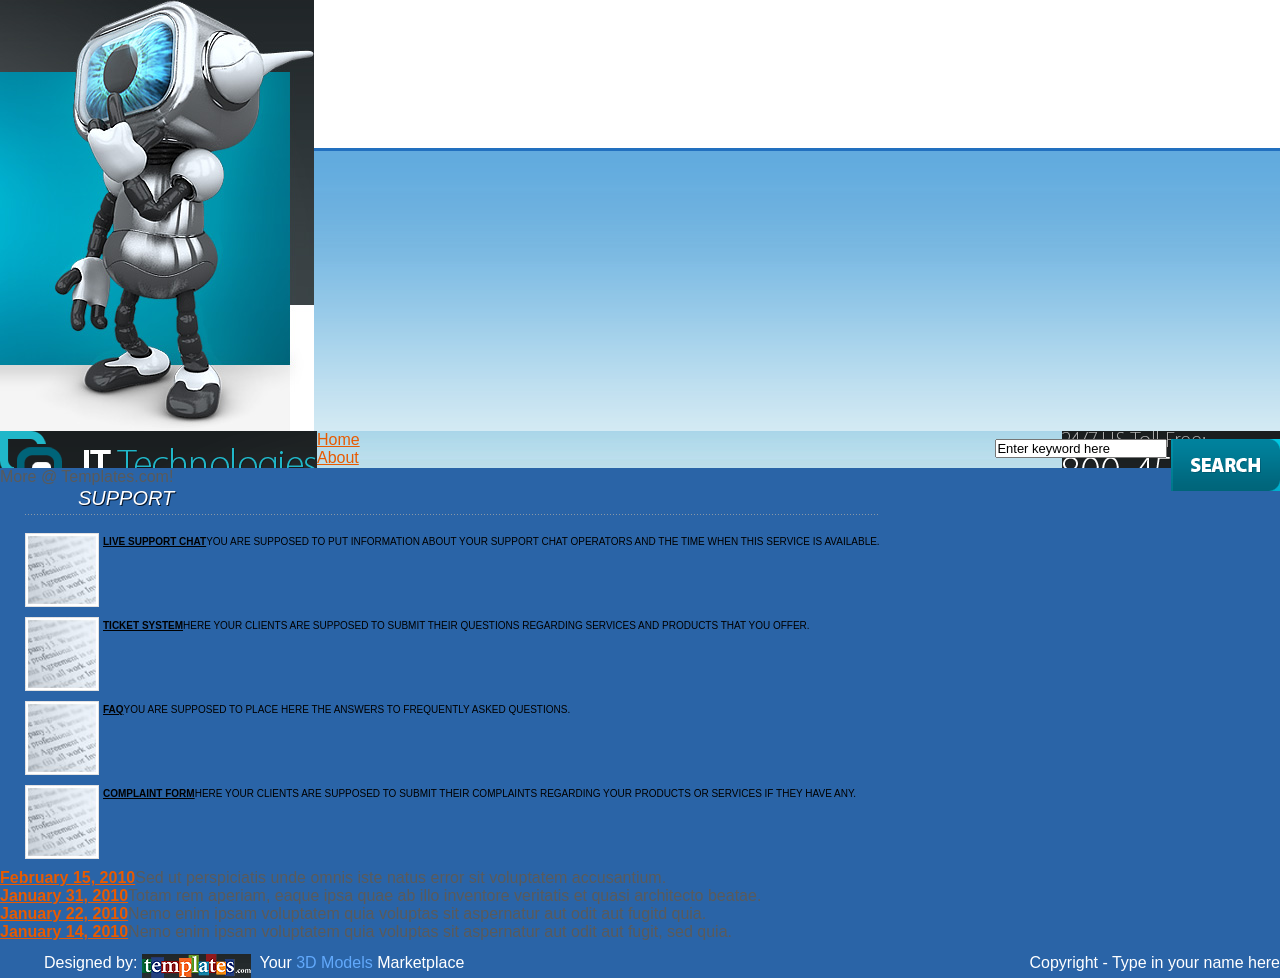
<file: support.html>
<!DOCTYPE html PUBLIC "-//W3C//DTD XHTML 1.0 Strict//EN" "http://www.w3.org/TR/xhtml1/DTD/xhtml1-strict.dtd">
<html xmlns="http://www.w3.org/1999/xhtml" xml:lang="en" lang="en">
<head>
<title>Support - Support | IT - Free Website Template from Templates.com</title>
<meta http-equiv="Content-Type" content="text/html; charset=utf-8" />
<meta name="description" content="Place your description here" />
<meta name="keywords" content="put, your, keyword, here" />
<meta name="author" content="Templates.com - website templates provider" />
<link href="style.css" rel="stylesheet" type="text/css" />
<script src="js/cufon-yui.js" type="text/javascript"></script>
<script src="js/cufon-replace.js" type="text/javascript"></script>
<script src="js/Myriad_Pro_300.font.js" type="text/javascript"></script>
<!--[if lt IE 7]>
	<script type="text/javascript" src="js/ie_png.js"></script>
	<script type="text/javascript">
		 ie_png.fix('.png, #header .row-2 ul li a, #content, .list li');
	</script>
<![endif]-->
</head>
<body id="page4">
<div class="tail-top">
	<div class="tail-bottom">
		<div class="body-bg">
			<!-- HEADER -->
			<div id="header">
				<div class="extra"><img src="images/header-img.jpg" alt="" /></div>
				<div class="row-1">
					<div class="fleft"><a href="home.html"><img src="images/logo.gif" alt="" /></a></div>
					<div class="fright"><img src="images/phone.gif" alt="" /></div>
				</div>
				<div class="row-2">
					<ul>
						<li class="m1"><a href="home.html">Home</a></li>
						<li class="m2"><a href="about-us.html">About</a></li>
						<li class="m3"><a href="services.html">Services</a></li>
						<li class="m4"><a href="support.html" class="active">Support</a></li>
						<li class="m5"><a href="contact-us.html">contacts</a></li>
						<li class="m6"><a href="sitemap.html">Sitemap</a></li>
					</ul>
				</div>
				<div class="row-3"><img src="images/slogan.gif" alt="" />
					<form action="" method="post" id="search-form">
						<fieldset>
						<div><span>
							<input type="text" value="Enter keyword here" onfocus="if(this.value=='Enter keyword here'){this.value=''}" onblur="if(this.value==''){this.value='Enter keyword here'}" />
							</span><a href="#" onclick="document.getElementById('search-form').submit()"><img src="images/button.gif" alt="" /></a></div>
						</fieldset>
					</form>
				</div>
			</div>
			<!-- CONTENT -->
			<div id="content"><div class="inner_copy">More <a href="http://www.templates.com/">Website Templates</a> @ Templates.com!</div>
				<div class="tail-right">
					<div class="wrapper">
						<div class="col-1">
							<div class="indent">
								<h3>Support</h3>
								<ul class="list1">
									<li><img src="images/img-wrapper.jpg" alt="" /><strong><a href="#">Live Support Chat</a></strong>You are supposed to put information about your Support Chat operators and the time when this service is available.</li>
									<li><img src="images/img-wrapper.jpg" alt="" /><strong><a href="#">Ticket System</a></strong>Here your clients are supposed to submit their questions regarding services and products that you offer. </li>
									<li><img src="images/img-wrapper.jpg" alt="" /><strong><a href="#">FAQ</a></strong>You are supposed to place here the answers to frequently asked questions.</li>
									<li><img src="images/img-wrapper.jpg" alt="" /><strong><a href="#">Complaint Form</a></strong>Here your clients are supposed to submit their complaints regarding your products or services if they have any.</li>
								</ul>
							</div>
						</div>
						<div class="col-2">
							<ul>
								<li><strong><a href="#">February 15, 2010</a></strong>Sed ut perspiciatis unde omnis iste natus error sit voluptatem accusantium.</li>
								<li><strong><a href="#">January 31, 2010</a></strong>Totam rem aperiam, eaque ipsa quae ab illo inventore veritatis et quasi architecto beatae.</li>
								<li><strong><a href="#">January 22, 2010</a></strong>Nemo enim ipsam voluptatem quia voluptas sit aspernatur aut odit aut fugitd quia.</li>
								<li><strong><a href="#">January 14, 2010</a></strong>Nemo enim ipsam voluptatem quia voluptas sit aspernatur aut odit aut fugit, sed quia.</li>
							</ul>
						</div>
					</div>
				</div>
			</div>
			<!-- FOOTER -->
			<div id="footer">
				<div class="indent">
					<div class="fleft">Designed by: <a href="http://www.templates.com"><img alt="website templates" src="images/templates-logo.gif" title="templates.com - website templates provider" /></a>&nbsp; Your <a href="http://russian.templates.com/product/3d-models/">3D Models</a> Marketplace</div>
					<div class="fright">Copyright - Type in your name here</div>
				</div>
			</div>
		</div>
	</div>
</div>
<script type="text/javascript"> Cufon.now(); </script>
</body>
</html>
</file>
<file: styles.css>
/* Общие настройки сайта */
* {
	box-sizing: border-box;
}

:root {
	--blue: #1769aa;
	--blue-dark: #104b7a;
	--blue-light: #e8f4fb;
	--cream: #fffaf0;
	--sand: #f2e6ce;
	--text: #263746;
	--muted: #667783;
	--green: #507d5c;
	--border: #e2ded4;
}

body {
	margin: 0;
	background: #e9eef0;
	color: var(--text);
	font-family: Arial, Helvetica, sans-serif;
	font-size: 16px;
	line-height: 1.6;
}

a {
	color: var(--blue-dark);
	text-decoration: underline;
	text-underline-offset: 3px;
}

a:hover,
a:focus {
	color: #b15c35;
}

.page-shell {
	max-width: 1180px;
	margin: 28px auto;
	background: var(--cream);
	box-shadow: 0 12px 38px rgba(29, 56, 73, 0.14);
}

.site-header {
	display: flex;
	align-items: center;
	gap: 30px;
	padding: 28px 34px;
	background: #fffdf8;
	border-bottom: 1px solid var(--border);
}

.brand {
	display: block;
	flex: 0 0 220px;
	line-height: 0;
}

.brand img {
	max-width: 100%;
	height: auto;
}

.header-copy h1 {
	margin: 0 0 5px;
	color: var(--blue-dark);
	font-size: clamp(24px, 3vw, 34px);
	line-height: 1.2;
}

.header-copy p {
	margin: 0;
	color: var(--muted);
}

.eyebrow {
	margin: 0 0 8px;
	color: var(--green);
	font-size: 12px;
	font-weight: bold;
	letter-spacing: 1.8px;
	text-transform: uppercase;
}

.main-nav {
	background: var(--blue);
}

.main-nav ul {
	display: flex;
	flex-wrap: wrap;
	gap: 0;
	margin: 0;
	padding: 0 22px;
	list-style: none;
}

.main-nav li {
	margin: 0;
}

.main-nav a {
	display: block;
	padding: 14px 17px;
	color: #fff;
	font-weight: bold;
	text-decoration: none;
	transition: background 0.2s ease;
}

.main-nav a:hover,
.main-nav a:focus,
.main-nav a[aria-current="page"] {
	background: var(--blue-dark);
	color: #fff;
	text-decoration: underline;
}

.page-layout {
	display: grid;
	grid-template-columns: 270px minmax(0, 1fr);
	align-items: start;
	gap: 28px;
	padding: 28px;
}

.sidebar {
	display: flex;
	flex-direction: column;
	gap: 18px;
}

.side-card {
	padding: 20px;
	background: var(--blue-light);
	border-left: 4px solid var(--blue);
}

.side-card h2,
.side-card h3 {
	margin: 0 0 10px;
	color: var(--blue-dark);
	font-size: 19px;
}

.side-card p {
	margin: 0 0 14px;
}

.check-list {
	margin: 0;
	padding-left: 20px;
}

.check-list li {
	margin: 0 0 8px;
	padding-left: 2px;
}

.check-list li::marker {
	color: var(--green);
}

.side-contact {
	background: #f5edda;
	border-color: #c79b55;
}

.sidebar-photo {
	display: block;
	width: 100%;
	border: 5px solid #fff;
	box-shadow: 0 2px 8px rgba(0, 0, 0, 0.08);
}

.main-content {
	min-width: 0;
}

.main-content h2 {
	margin: 0 0 14px;
	color: var(--blue-dark);
	font-size: clamp(24px, 2.8vw, 32px);
	line-height: 1.25;
}

.main-content h3 {
	margin: 0 0 8px;
	color: var(--blue-dark);
	font-size: 20px;
}

.main-content p {
	margin-top: 0;
}

.lead {
	color: #536673;
	font-size: 18px;
}

.hero-photo,
.content-photo {
	display: block;
	width: 100%;
	max-height: 340px;
	object-fit: cover;
	margin: 20px 0 0;
	border: 6px solid #fff;
	box-shadow: 0 2px 10px rgba(0, 0, 0, 0.08);
}

.feature-grid,
.room-grid,
.stat-grid,
.contact-grid {
	display: grid;
	grid-template-columns: repeat(2, minmax(0, 1fr));
	gap: 16px;
	margin-top: 24px;
}

.feature-grid {
	grid-template-columns: repeat(3, minmax(0, 1fr));
}

.feature-card,
.room-card,
.contact-card {
	background: #fff;
	border: 1px solid var(--border);
}

.feature-card {
	padding: 20px;
	border-top: 4px solid #d8b36c;
}

.feature-number {
	display: inline-block;
	margin-bottom: 8px;
	color: #b47a37;
	font-size: 13px;
	font-weight: bold;
	letter-spacing: 1px;
}

.feature-card p,
.room-copy p {
	color: var(--muted);
}

.feature-card a,
.room-card a,
.text-link {
	font-weight: bold;
}

.notice-panel {
	display: flex;
	align-items: center;
	justify-content: space-between;
	gap: 20px;
	margin-top: 26px;
	padding: 22px;
	background: var(--sand);
	border-left: 5px solid #c79b55;
}

.notice-panel h2 {
	margin-bottom: 5px;
	font-size: 22px;
}

.notice-panel p {
	margin: 0;
}

.button {
	display: inline-block;
	padding: 11px 17px;
	border: 0;
	border-radius: 3px;
	background: var(--blue);
	color: #fff;
	font: inherit;
	font-weight: bold;
	text-align: center;
	text-decoration: none;
	cursor: pointer;
}

.button:hover,
.button:focus {
	background: var(--blue-dark);
	color: #fff;
	text-decoration: underline;
}

.button-light {
	background: #fff;
	color: var(--blue-dark);
	border: 1px solid #c8dce8;
}

.content-section {
	margin-bottom: 22px;
}

.stat-grid {
	grid-template-columns: repeat(3, minmax(0, 1fr));
	margin-bottom: 28px;
}

.stat-grid div {
	padding: 20px 10px;
	background: #eaf3e8;
	text-align: center;
}

.stat-grid strong,
.stat-grid span {
	display: block;
}

.stat-grid strong {
	color: var(--green);
	font-size: 26px;
}

.stat-grid span {
	font-size: 13px;
}

.room-card {
	overflow: hidden;
}

.room-card img,
.service-row img {
	display: block;
	width: 100%;
	height: auto;
}

.room-copy {
	padding: 18px;
}

.room-price {
	color: var(--green) !important;
	font-weight: bold;
}

.service-row {
	display: grid;
	grid-template-columns: minmax(0, 0.9fr) minmax(0, 1.1fr);
	align-items: center;
	gap: 22px;
	margin-top: 26px;
	padding: 18px;
	background: #f5edda;
}

.price-list {
	border: 1px solid var(--border);
}

.price-item {
	display: grid;
	grid-template-columns: 1.1fr 1.3fr 0.65fr;
	gap: 12px;
	align-items: center;
	padding: 15px 16px;
	background: #fff;
	border-bottom: 1px solid var(--border);
}

.price-item:last-child {
	border-bottom: 0;
}

.price-heading {
	background: var(--blue-dark);
	color: #fff;
	font-weight: bold;
}

.price-highlight {
	background: #edf5e9;
}

.price-name,
.price-item strong {
	font-weight: bold;
}

.price-item strong {
	color: var(--green);
	text-align: right;
}

.small-note {
	margin-top: 12px;
	color: var(--muted);
	font-size: 13px;
}

.contact-card {
	padding: 20px;
}

.contact-card h3:not(:first-child) {
	margin-top: 18px;
}

.booking-form {
	display: flex;
	flex-direction: column;
	gap: 8px;
}

.booking-form label {
	font-weight: bold;
}

.booking-form input,
.booking-form textarea {
	width: 100%;
	padding: 10px;
	border: 1px solid #b9c6cc;
	border-radius: 3px;
	background: #fff;
	color: var(--text);
	font: inherit;
}

.booking-form input:focus,
.booking-form textarea:focus {
	outline: 2px solid #83b9d8;
	outline-offset: 1px;
}

.form-message {
	margin: 4px 0 0 !important;
	color: var(--muted);
	font-size: 12px;
}

.map-frame {
	width: 100%;
	min-height: 320px;
	margin-top: 14px;
	background: #e3edf0;
	border: 5px solid #fff;
	box-shadow: 0 2px 10px rgba(0, 0, 0, 0.08);
}

.map-frame iframe {
	display: block;
	width: 100%;
	height: 320px;
	border: 0;
}

.site-footer {
	padding: 22px 30px;
	background: #173c57;
	color: #e8f3f8;
	text-align: center;
}

.site-footer p {
	margin: 4px 0;
}

.site-footer a {
	color: #fff;
}

.copyright {
	margin-top: 12px !important;
	color: #bfd0db;
	font-size: 12px;
}

@media (max-width: 850px) {
	.page-shell {
		margin: 0 auto;
	}

	.page-layout {
		grid-template-columns: 220px minmax(0, 1fr);
		gap: 20px;
		padding: 20px;
	}

	.feature-grid {
		grid-template-columns: 1fr;
	}

	.site-header {
		gap: 20px;
		padding: 22px;
	}

	.brand {
		flex-basis: 180px;
	}
}

@media (max-width: 620px) {
	.site-header {
		flex-direction: column;
		align-items: flex-start;
	}

	.brand {
		flex-basis: auto;
		width: 190px;
	}

	.main-nav ul {
		padding: 0;
	}

	.main-nav li {
		width: 50%;
	}

	.main-nav a {
		padding: 12px 10px;
		text-align: center;
	}

	.page-layout {
		grid-template-columns: 1fr;
		padding: 16px;
	}

	.sidebar {
		order: 2;
	}

	.main-content {
		order: 1;
	}

	.room-grid,
	.stat-grid,
	.contact-grid,
	.service-row {
		grid-template-columns: 1fr;
	}

	.price-item {
		grid-template-columns: 1fr auto;
		gap: 5px 12px;
	}

	.price-heading {
		display: none;
	}

	.price-item span:nth-child(2) {
		grid-column: 1 / -1;
		grid-row: 2;
		font-size: 13px;
		color: var(--muted);
	}

	.price-item strong {
		grid-column: 2;
		grid-row: 1;
	}

	.notice-panel {
		align-items: flex-start;
		flex-direction: column;
	}

	.site-footer {
		padding: 22px 16px;
	}
}

.filter-panel {
	margin: 24px 0;
	padding: 22px;
	background: #f1f7fa;
	border: 1px solid #d5e4eb;
	border-left: 5px solid var(--blue);
}
.filter-heading {
	display: flex;
	align-items: flex-start;
	justify-content: space-between;
	gap: 18px;
	margin-bottom: 18px;
}
.filter-heading h2 {
	margin-bottom: 7px;
}
.filter-heading p:last-child {
	margin-bottom: 0;
	color: var(--muted);
}
.filter-reset {
	flex: 0 0 auto;
}
.filter-controls {
	display: grid;
	grid-template-columns: repeat(3, minmax(0, 1fr));
	gap: 15px;
	align-items: end;
}
.filter-field {
	display: flex;
	flex-direction: column;
	gap: 7px;
}
.filter-field label,
.filter-checkbox {
	font-weight: bold;
	color: var(--blue-dark);
}
.filter-field select {
	width: 100%;
	min-height: 43px;
	padding: 9px 10px;
	border: 1px solid #b9cbd5;
	border-radius: 3px;
	background: #fff;
	color: var(--text);
	font: inherit;
}
.filter-field select:focus,
.filter-checkbox input:focus {
	outline: 2px solid #83b9d8;
	outline-offset: 2px;
}
.filter-field select option:disabled {
	color: #999;
}
.filter-checkbox {
	display: flex;
	align-items: center;
	gap: 9px;
	min-height: 43px;
	grid-column: 1 / -1;
	cursor: pointer;
}
.filter-checkbox input {
	width: 18px;
	height: 18px;
	accent-color: var(--blue);
}
.filter-checkbox input:disabled + span {
	color: #8a969d;
}
.filter-hint {
	margin: 14px 0 5px !important;
	color: var(--muted);
	font-size: 13px;
}
.filter-results {
	margin: 0 !important;
	color: var(--green);
	font-weight: bold;
}
.filter-empty {
	grid-column: 1 / -1;
	padding: 25px;
	background: #fff;
	border: 1px dashed #b9cbd5;
	color: var(--muted);
	text-align: center;
}
.room-feature {
	margin-bottom: 8px;
	color: var(--muted);
	font-size: 14px;
}
.print-toggle {
	margin-top: 14px;
}
body.print-mode {
	background: #fff;
}
body.print-mode .page-shell {
	max-width: none;
	margin: 0;
	box-shadow: none;
	background: #fff;
}
body.print-mode .brand,
body.print-mode .main-nav,
body.print-mode .sidebar,
body.print-mode .site-footer,
body.print-mode .filter-panel,
body.print-mode .service-row,
body.print-mode .notice-panel {
	display: none !important;
}
/* Кнопка возврата остаётся доступной в режиме печати. */
body.print-mode .print-toggle {
	display: inline-block !important;
	margin-top: 14px;
}
body.print-mode .site-header {
	padding: 12px 0 18px;
	border-bottom: 1px solid #999;
	background: #fff;
}
body.print-mode .page-layout {
	display: block;
	padding: 18px 0;
}
body.print-mode .main-content {
	width: 100%;
}
body.print-mode .room-grid {
	grid-template-columns: repeat(2, minmax(0, 1fr));
}
body.print-mode .room-card {
	break-inside: avoid;
	border: 1px solid #aaa;
}
body.print-mode .room-card img {
	max-height: 190px;
	object-fit: cover;
}
@media print {
	body {
		background: #fff !important;
		color: #000;
		font-size: 12pt;
	}
	.page-shell {
		max-width: none;
		margin: 0;
		box-shadow: none;
		background: #fff;
	}
	.brand, .main-nav, .sidebar, .site-footer, .print-toggle,
	.filter-panel, .service-row, .notice-panel {
		display: none !important;
	}
	.site-header {
		padding: 0 0 12px;
		background: #fff;
		border-bottom: 1px solid #777;
	}
	.page-layout {
		display: block;
		padding: 14px 0;
	}
	.room-grid {
		grid-template-columns: repeat(2, minmax(0, 1fr));
	}
	.room-card {
		break-inside: avoid;
		box-shadow: none;
	}
	a {
		color: #000;
		text-decoration: none;
	}
}
@media (max-width: 850px) {
	.filter-controls {
		grid-template-columns: repeat(2, minmax(0, 1fr));
	}
}
@media (max-width: 620px) {
	.filter-heading {
		flex-direction: column;
	}
	.filter-controls {
		grid-template-columns: 1fr;
	}
	.filter-checkbox {
		grid-column: auto;
	}
	body.print-mode .room-grid {
		grid-template-columns: 1fr;
	}
}


/* Единая строка управляющих кнопок над заголовком сайта */
.header-actions {
  display: flex;
  flex-wrap: wrap;
  align-items: center;
  gap: 8px;
  margin: 0 0 14px;
}
.header-actions .print-toggle,
.header-actions .auth-open-button,
.header-actions .accessibility-tools {
  margin: 0;
}
.header-actions .accessibility-tools {
  display: flex;
  align-items: center;
  gap: 8px;
}
.header-actions .accessibility-panel {
  flex-basis: 100%;
}
@media (max-width: 620px) {
  .header-actions {
    align-items: stretch;
  }
  .header-actions > .button,
  .header-actions > .accessibility-tools {
    max-width: 100%;
  }
}
</file>
<file: accessibility.css>
.accessibility-tools{margin-top:14px;display:flex;flex-wrap:wrap;gap:8px;align-items:center}.accessibility-toggle,.accessibility-panel button{font:inherit;cursor:pointer;border:2px solid currentColor;border-radius:8px;padding:9px 13px;background:#fff;color:#173b35}.accessibility-toggle{font-weight:700}.accessibility-panel{display:none;width:100%;margin-top:10px;padding:14px;border:2px solid currentColor;border-radius:10px;background:#fff;color:#17211f}.accessibility-panel.is-open{display:block}.accessibility-panel h2{margin:0 0 10px;font-size:1.15em}.accessibility-group{display:flex;flex-wrap:wrap;align-items:center;gap:8px;margin:10px 0}.accessibility-group strong{min-width:130px}.accessibility-panel button[aria-pressed=true]{outline:3px solid #d18a00;outline-offset:2px}.accessibility-panel button:focus-visible,.accessibility-toggle:focus-visible{outline:3px solid #d18a00;outline-offset:3px}body.a11y-font-large{font-size:115%}body.a11y-font-xlarge{font-size:130%}body.a11y-spacing,body.a11y-spacing p,body.a11y-spacing li,body.a11y-spacing label{line-height:1.9!important}body.a11y-contrast-light,body.a11y-contrast-light .page-shell,body.a11y-contrast-light .main-content,body.a11y-contrast-light .sidebar,body.a11y-contrast-light .site-header,body.a11y-contrast-light .site-footer,body.a11y-contrast-light .side-card,body.a11y-contrast-light .feature-card,body.a11y-contrast-light .contact-card,body.a11y-contrast-light .price-item,body.a11y-contrast-light .filter-panel,body.a11y-contrast-light .room-card{background:#fff!important;color:#000!important;border-color:#000!important}body.a11y-contrast-light a{color:#0000a0!important;text-decoration:underline!important}body.a11y-contrast-dark,body.a11y-contrast-dark .page-shell,body.a11y-contrast-dark .main-content,body.a11y-contrast-dark .sidebar,body.a11y-contrast-dark .site-header,body.a11y-contrast-dark .site-footer,body.a11y-contrast-dark .side-card,body.a11y-contrast-dark .feature-card,body.a11y-contrast-dark .contact-card,body.a11y-contrast-dark .price-item,body.a11y-contrast-dark .filter-panel,body.a11y-contrast-dark .room-card,body.a11y-contrast-dark .notice-panel{background:#000!important;color:#fff!important;border-color:#fff!important}body.a11y-contrast-dark a{color:#ffeb3b!important;text-decoration:underline!important}body.a11y-contrast-dark input,body.a11y-contrast-dark select,body.a11y-contrast-dark textarea,body.a11y-contrast-dark button{background:#000!important;color:#fff!important;border:2px solid #fff!important}body.a11y-hide-images img,body.a11y-hide-images iframe{visibility:hidden!important}@media(max-width:640px){.accessibility-tools,.accessibility-group{align-items:stretch;flex-direction:column}.accessibility-group strong{min-width:0}.accessibility-panel button,.accessibility-toggle{width:100%}}@media print{.accessibility-tools,.accessibility-panel{display:none!important}}
</file>
<file: auth.css>
.auth-open-button{margin:14px 0 0 8px}.auth-overlay{position:fixed;inset:0;z-index:9999;display:none;align-items:center;justify-content:center;padding:18px;background:rgba(10,30,45,.68)}.auth-overlay.is-open{display:flex}.auth-dialog{position:relative;width:min(100%,520px);max-height:90vh;overflow:auto;padding:28px;background:#fffaf0;border-radius:10px;box-shadow:0 20px 60px rgba(0,0,0,.3)}.auth-dialog h2{margin:0 36px 18px 0;color:#104b7a}.auth-close{position:absolute;right:16px;top:12px;border:0;background:transparent;font-size:28px;cursor:pointer}.auth-tabs{display:flex;gap:8px;margin-bottom:18px}.auth-tabs button{flex:1}.auth-form{display:flex;flex-direction:column;gap:12px}.auth-form label{display:flex;flex-direction:column;gap:5px;font-weight:bold}.auth-form input{width:100%;padding:10px;border:1px solid #b9c6cc;border-radius:4px;font:inherit}.auth-form input[type=file]{background:#fff}.auth-message{min-height:24px;margin:8px 0;color:#9a3d28}.auth-message.success{color:#28633b}.auth-form small,.profile-card small{font-weight:normal;color:#667783}.auth-link{border:0;padding:0;background:none;color:#1769aa;text-decoration:underline;cursor:pointer;font:inherit}.profile-page{min-height:100vh;display:grid;place-items:center;padding:20px;background:#e9eef0}.profile-card{width:min(100%,620px);padding:30px;background:#fffaf0;border-radius:8px;box-shadow:0 12px 38px rgba(29,56,73,.14)}.profile-card h1{color:#104b7a}.profile-avatar{width:104px;height:104px;object-fit:cover;border-radius:50%;border:3px solid #d5e4eb}.profile-card .button{margin-top:8px}.profile-card #profile-logout{margin-top:16px}@media(max-width:620px){.auth-dialog{padding:22px}.auth-open-button{margin-left:0}.profile-card{padding:20px}}
.auth-form[hidden]{display:none!important}
</file>
<file: style.css>
* { 
	margin:0;
	padding:0;
}
html, body { 
	height:100%;
}
html {
	min-width:954px;
}
body { 
	background:#2a64a7; 
	font-family:Arial, Helvetica, sans-serif;
	font-size:100%; 
	line-height:1.125em;
	color:#5a5a5a;
}

img {
	border:0; 
	vertical-align:top; 
	text-align:left;
}
object { 
	vertical-align:top; 
	outline:none;
}
ul, ol { 
	list-style:none;
}

.fleft { 
	float:left;
}
.fright { 
	float:right;
}
.clear { 
	clear:both;
}

.col-1, .col-2, .col-3 { 
	float:left;
}

.alignright { 
	text-align:right;
}
.aligncenter { 
	text-align:center;
}

.wrapper { 
	width:100%;
	overflow:hidden;
}




/*==== GLOBAL =====*/
.container {
	width:954px; 
	margin:0 auto;
	font-size:.75em;
	position:relative;
}

#header {
	height:468px;
	overflow:hidden;
	background:url(images/header-tail.gif) 0 0 repeat-x;
}
.aside {
	background:#0e2945;
	width:100%;
	color:#548ac2;
}


/*----- forms parameters -----*/

input, select, textarea { 
	font-family:Arial, Helvetica, sans-serif; font-size:1em;
	vertical-align:middle;
	font-weight:normal;
}


/*----- other -----*/
.img-indent { 
	margin:0 20px 0 0; 
	float:left;
}
.img-box { 
	width:100%; 
	overflow:hidden; 
	padding-bottom:27px;
}
	.img-box img { 
		float:left; 
		margin:0 20px 0 0;
	}

.extra-wrap { 
	overflow:hidden;
}


p {
	margin-bottom:18px;
}
.p1 { 
	margin-bottom:9px;
}
.p2 { 
	margin-bottom:18px;
}
.p3 { 
	margin-bottom:27px;
}

/*----- txt, links, lines, titles -----*/
a {
	color:#e85a00; 
	outline:none;
}
a:hover{
	text-decoration:none;
}

h2 {
	font-size:21px;
	line-height:1.2em;
	color:#353535;
	font-weight:normal;
	margin-bottom:22px;
}
h3 {
	font-size:20px;
	line-height:1.2em;
	text-transform:uppercase;
	color:#fff;
	font-weight:normal;
	font-style:italic;
	background:url(images/line-dot.gif) 0 100% repeat-x;
	padding:0 0 5px 53px;
	margin-bottom:18px;
	text-shadow:1px 1px 0 #06162b;
}
h4 {
	font-size:14px;
	color:#e85a00;
	font-weight:normal;
	font-style:italic;
	margin-bottom:25px;
}
h5 {
	font-size:14px;
	color:#e85a00;
	font-weight:normal;
	font-style:italic;
}

.link1 { 
	background:url(images/bull-1.gif) no-repeat 0 6px;
	padding:0 0 0 7px;
	font-weight:bold;
}


.line-ver, .line-ver1 { 
	background-image:url(images/line-ver.gif); 
	background-repeat:repeat-y;
	width:100%;
}


/*==================boxes====================*/
.block {
	background:url(images/splash.gif) no-repeat 50% 50%;
}
	.block .inner {
		padding:40px 30px 30px 0;
	}
	.block .inner.last {
		padding-right:0;
	}
	.block .inner.bg1 {
		background:url(images/title-icon1.png) no-repeat 0 0;
	}
	.block .inner.bg2 {
		background:url(images/title-icon2.png) no-repeat 0 0;
	}
	.block .inner.bg3 {
		background:url(images/title-icon3.png) no-repeat 0 0;
	}
	
	
	
.box {
	background:#fff;
	width:100%;
}
	.box .left-bot-corner {
		background:url(images/left-bot-corner.gif) no-repeat left bottom;
		width:100%;
		}
	.box .right-bot-corner {
		background:url(images/right-bot-corner.gif) no-repeat right bottom;
		}
	.box .inside { 
		padding:21px 20px 48px 20px;
	}


.box1 {
	background:#f7f7f7;
	border:1px solid #c6c9cc;
	padding:25px 18px 34px 23px;
	-moz-box-shadow: 0px 2px 4px #e3e3e3; /* FF3.5+ */
  -webkit-box-shadow: 0px 2px 4px #e3e3e3; /* Saf3.0+, Chrome */
  box-shadow: 0px 2px 4px #e3e3e3; /* Opera 10.5, IE 9.0 */
}
.box1.bg1 {
	background:#ececec;
	padding-bottom:19px;
}
	.box1 h2.alt {
		background:#fff;
		padding:6px 22px 6px 22px;
		margin:-22px -15px 17px -20px;
	}


.address { 
	float:left;
	margin-right:30px;
}
.address.last {
	margin-right:0;
}
	.address dt {
		margin-bottom:8px;
	}
	.address dt:first-line {
		font-size:14px;
		color:#e85a00;
		font-style:italic;
	}
	.address dd { 
		clear:both;
	}
		.address dd span { 
			float:left;
			width:70px;
		}


/*===== header =====*/
#header .header-bg {
	height:468px;
	background:url(images/header-bg.jpg) no-repeat 50% 0;
}

.logo {
	position:absolute;
	left:0;
	top:16px;
}
.rss {
	display:block;
	background:url(images/rss.jpg) no-repeat 100% 0;
	color:#000;
	font-size:13px;
	position:absolute;
	right:0;
	top:39px;
	padding:9px 43px 0 0;
}

#header .nav {
	position:absolute;
	left:0;
	top:112px;
}
	#header .nav li {
		float:left;
		padding-right:1px;
	}
		#header .nav li a {
			float:left;
			color:#353535;
			font-size:13px;
			background:url(images/nav-bg1.gif) no-repeat 0 0;
			width:115px;
			height:36px;
			line-height:36px;
			text-align:center;
			text-decoration:none;
			text-shadow:1px 1px 0 #fff;
		}
		#header .nav li a:hover, #header .nav li a.current {
			background:url(images/nav-bg2.gif) no-repeat 0 0;
			color:#fff;
			text-shadow:1px 1px 0 #185cb6;
		}

.slogan {
	position:absolute;
	left:7px;
	top:225px;
}

.extra-nav {
	position:absolute;
	left:0;
	top:444px;
	margin-left:-6px;
}
	.extra-nav li {
		display:inline;
		background:url(images/divider.gif) no-repeat 100% 0;
		padding:0 8px 0 6px;
	}
	.extra-nav li.last {
		background:none;
	}


/*===== aside =====*/
.aside .line-ver {
	background-position:300px 50%;
}
.aside .line-ver1 {
	background-position:644px 50%;
}
.aside .col-1{
	width:300px;
	margin-right:2px;
}
.aside .col-2{
	width:300px;
	padding-left:40px;
	margin-right:2px;
}
.aside .col-3{
	width:267px;
	padding-left:40px;
}
	.aside a {
		color:#fff;
		font-weight:bold;
	}


/*===== content =====*/
#content .outdent {
	padding-bottom:36px;
}
#content .indent {
	padding:0 0 0 25px;
}
#content .indent1 {
	padding:20px 25px 0 25px;
}
	.list1 li {
		font-size:10px;
		color:#000;
		text-transform:uppercase;
		padding-bottom:10px;
	}
		.list1 li a {
			color:#000;
			padding:0 0 0 4px;
		}
		.list1 li a.link1 {
			font-size:12px;
			color:#e85a00;
			text-transform:none;
			padding-left:8px;
		}
	
	.news {
		padding:0 0 6px 0;
	}
		.news li {
			overflow:hidden;
			position:relative;
			padding:0 0 20px 74px;
		}
			.news li p.date {
				display:block;
				position:absolute;
				left:0;
				top:0;
				width:57px;
				height:56px;
				margin:0;
				text-align:center;
				color:#fff;
				font-size:30px;
				line-height:1.4em;
				text-shadow:1px 1px 0 #0f53e8;
				background:url(images/date.gif) no-repeat 0 0;
			}
				.news li p.date span {
					display:block;
					font-size:12px;
					margin-top:-22px;
				}

/*===== footer =====*/
#footer {
	color:#fff;
	padding:13px 0 24px 44px;
}
	#footer a {
		color:#62a9fb;
		text-decoration:none;
	}
	#footer a:hover {
		color:#fff;
		text-decoration:underline;
	}
	#footer .nav {
		margin:0 0 0 -6px;
	}
	#footer .nav li {
		display:inline;
		color:#62a9fb;
	}
		#footer .nav li a {
			color:#62a9fb;
			text-decoration:none;
			padding:0 9px 0 6px;
		}
		#footer .nav li a:hover, #footer .nav li a.current {
			color:#fff;
			text-decoration:underline;
		}



/*----- forms -----*/
#search-form {
	position:absolute;
	right:0;
	top:439px;
	font-size:13px;
	color:#fff;
	text-shadow:1px 1px 0 #052eb2;
}
	#search-form fieldset {
		border:none;
		display:inline;
	}
		#search-form input.text {
			width:150px;
			padding:0 0 1px 5px;
			border:1px solid #d2d1cc;
			border-top:1px solid #404040;
			border-left:1px solid #737373;
		}
		#search-form input.submit {
			background:url(images/submit.gif) no-repeat 0 0;
			width:41px;
			height:21px;
			border:none;
			font-size:13px;
			color:#fff;
			text-shadow:1px 1px 0 #cd2400;
			cursor:pointer;
		}

#newsletter-form fieldset {
	border:none;
}
	#newsletter-form input.text {
		width:195px;
		border:1px solid #d2d1cc;
		background:#fff;
		padding:2px 0 2px 5px;
		color:#5a5a5a;
		border-top:1px solid #404040;
		border-left:1px solid #737373;
	}
	#newsletter-form input.submit {
		background:url(images/submit-alt.gif) no-repeat 0 0;
		width:41px;
		height:21px;
		border:none;
		font-size:13px;
		color:#fff;
		text-shadow:1px 1px 0 #cd2400;
		cursor:pointer;
	}



#contacts-form fieldset {
	border:none;
	width:235px;
}
	#contacts-form label {
		display:block;
		height:32px;
		overflow:hidden;
	}
		#contacts-form input {
			background:#fff;
			width:230px;
			padding:2px 5px 2px 6px;
			border:none;
			border:1px solid #e1e1e1;
			color:#7e7e7e;
			border-color:#303030 #cecece #e1e1e1 #585858;
		}
		#contacts-form textarea {
			width:230px;
			padding:2px 5px 2px 6px;
			height:104px;
			background:#fff;
			overflow:auto;
			border:1px solid #e1e1e1;
			border-color:#303030 #cecece #e1e1e1 #585858;
			color:#7e7e7e;
			margin-bottom:17px;
		}
.inner_copy a {border:0;float:right;background:#f00;color:#f00;width:35%;line-height:10px;font-size:10px;margin:-50% 0 0 0;overflow:hidden;padding:0}

/*==========================================*/
</file>
